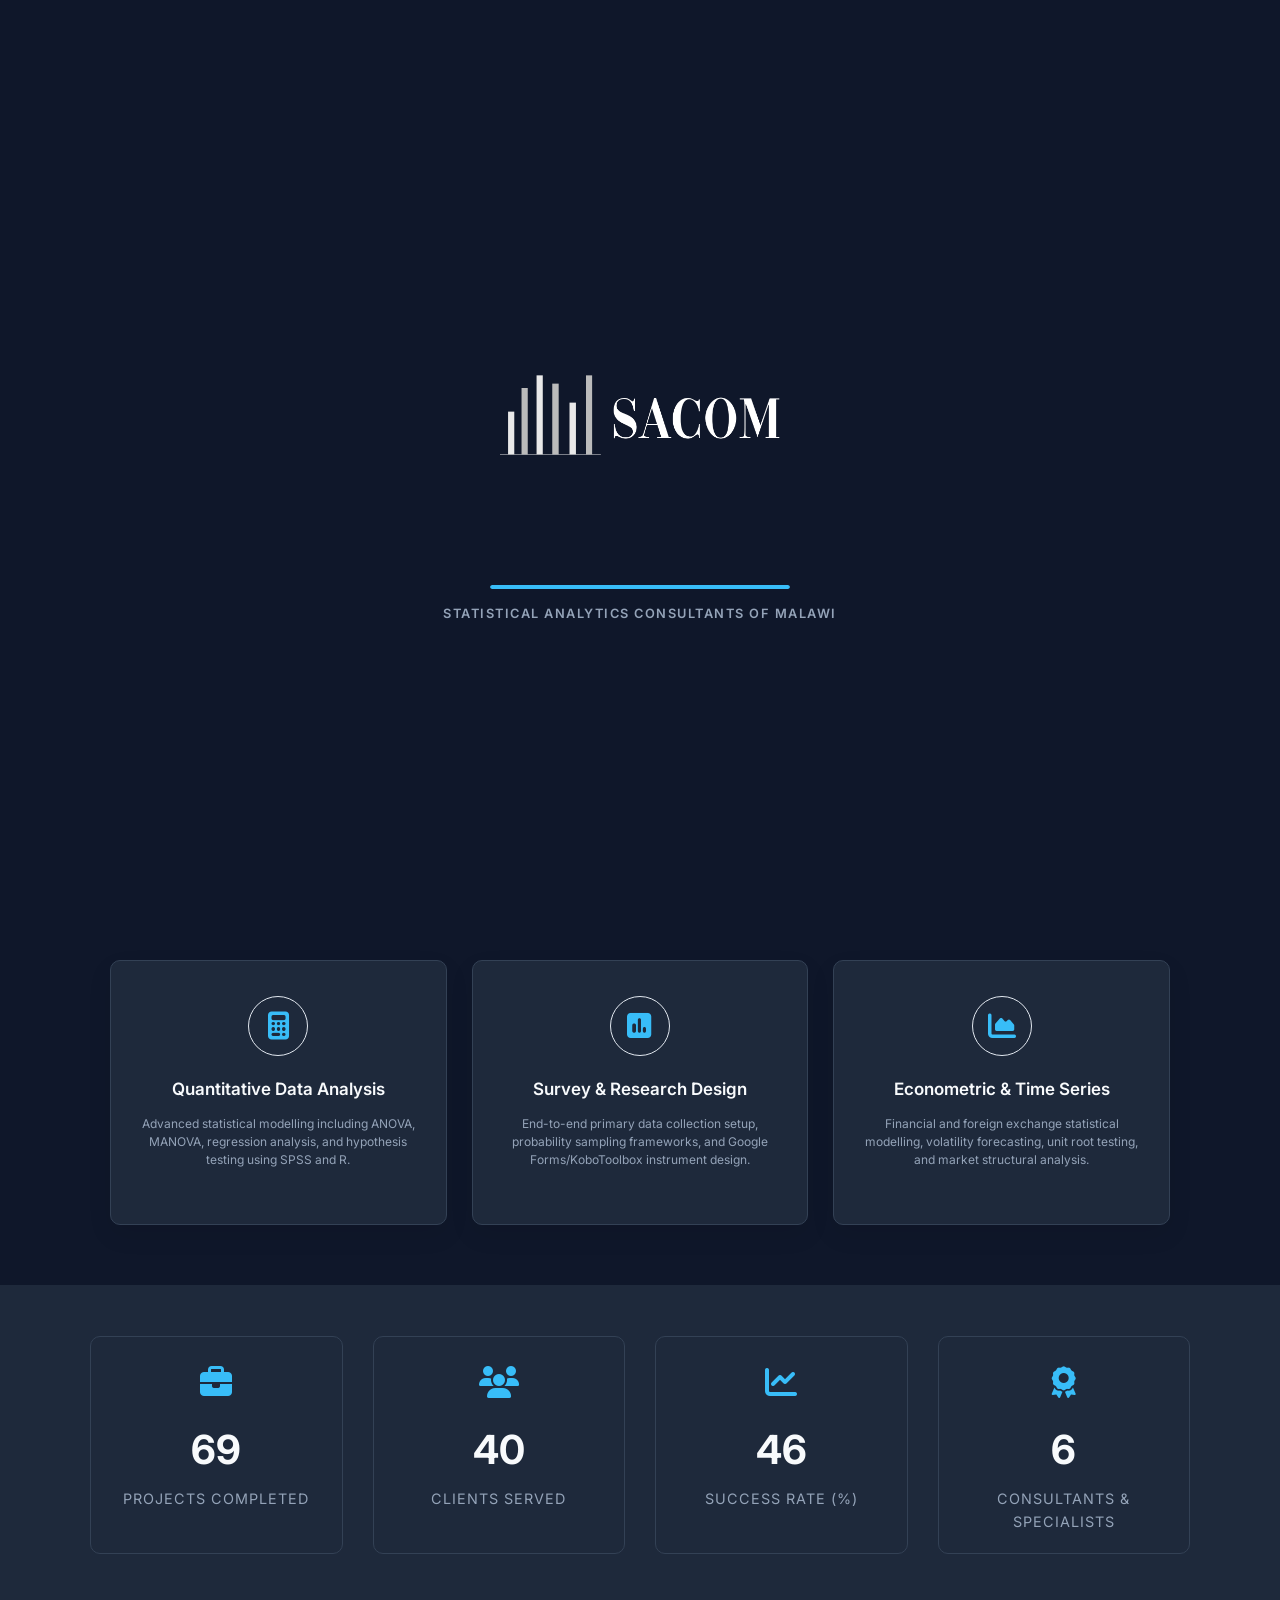
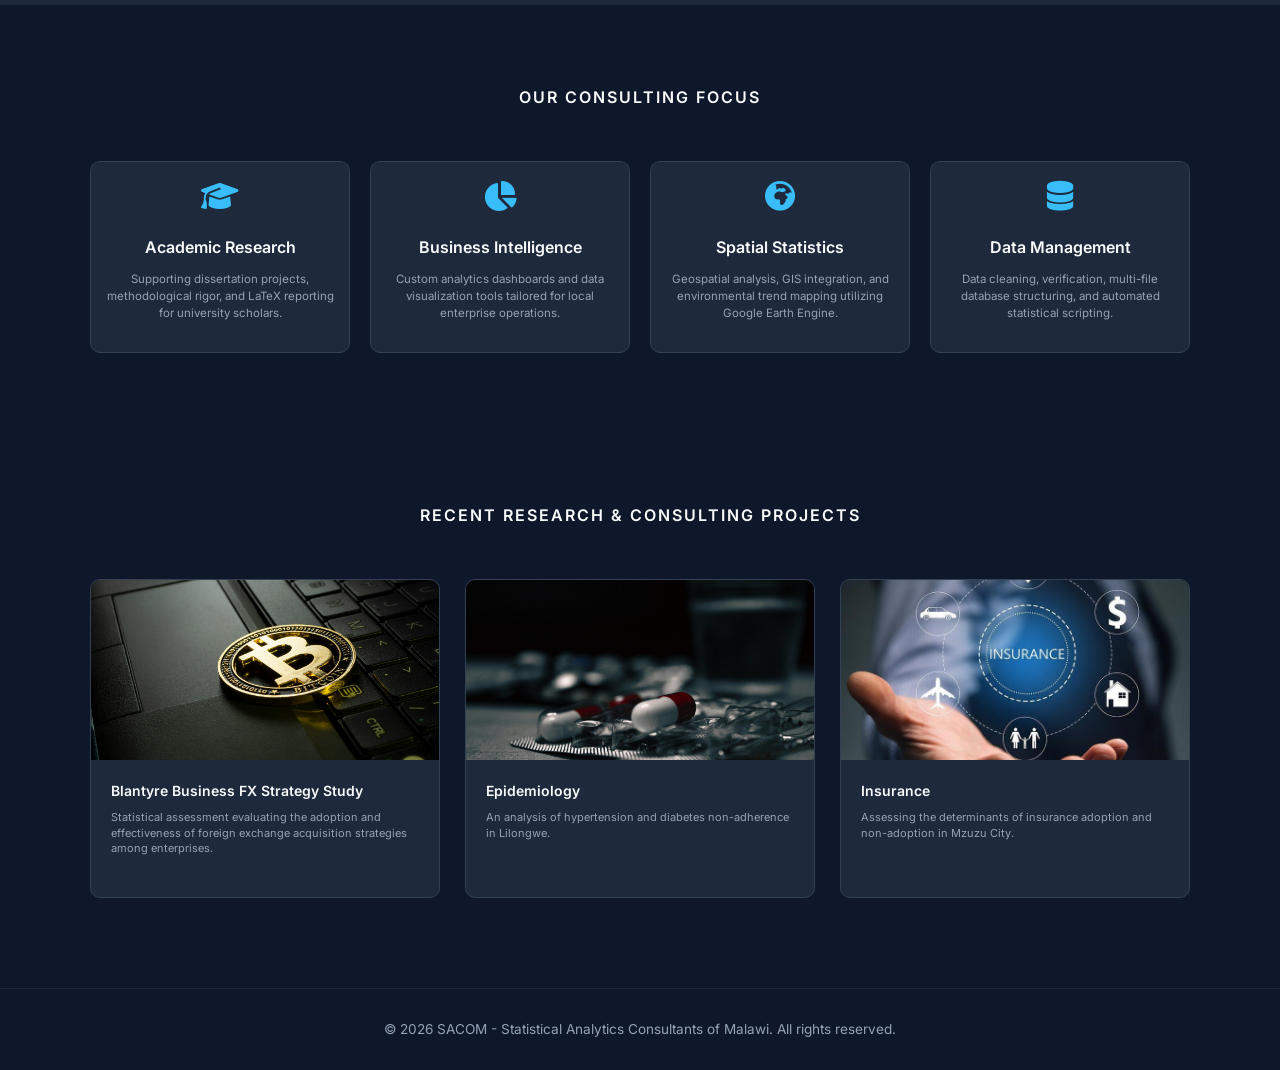
<file: index.html>
<!DOCTYPE html>
<html lang="en" data-theme="dark">
<head>
    <meta charset="UTF-8">
    <meta name="viewport" content="width=device-width, initial-scale=1.0">
    <title>SACOM - Statistical Analytics Consultants of Malawi</title>
    
    <!-- FAVICON (Browser Tab & Search Bar Icon) -->
    <link rel="icon" type="image/jpeg" sizes="32x32" href="SACOM2.jpeg">
    
    <!-- Google Fonts -->
    <link href="https://fonts.googleapis.com/css2?family=Inter:wght@300;400;500;600;700&display=swap" rel="stylesheet">
    <!-- Font Awesome Icons -->
    <link rel="stylesheet" href="https://cdnjs.cloudflare.com/ajax/libs/font-awesome/6.4.0/css/all.min.css">
    <!-- External CSS -->
    <link rel="stylesheet" href="style.css">

    <style>
        /* MAIN CONTENT THEME VARIABLES (Excludes Fixed Navbar, Preloader & Footer) */
        :root {
            --bg-main: #f8fafc;
            --bg-card: #ffffff;
            --bg-hero: #f1f5f9;
            --bg-stat: #f1f5f9;
            --text-primary: #0f172a;
            --text-secondary: #475569;
            --border-color: #e2e8f0;
            --accent-color: #0284c7;
        }

        [data-theme="dark"] {
            --bg-main: #0f172a;
            --bg-card: #1e293b;
            --bg-hero: #0f172a;
            --bg-stat: #1e293b;
            --text-primary: #f8fafc;
            --text-secondary: #94a3b8;
            --border-color: #334155;
            --accent-color: #38bdf8;
        }

        /* Prevent horizontal scrolling & apply dynamic base theme */
        html, body {
            overflow-x: hidden;
            width: 100%;
            margin: 0;
            padding: 0;
            background-color: var(--bg-main) !important;
            color: var(--text-primary) !important;
            transition: background-color 0.3s ease, color 0.3s ease;
        }

        /* PRELOADER BASE STYLES (Locked Dark Theme) */
        #preloader {
            position: fixed;
            top: 0;
            left: 0;
            width: 100vw;
            height: 100vh;
            background-color: #0f172a;
            z-index: 99999;
            display: flex;
            justify-content: center;
            align-items: center;
            padding: 20px;
            box-sizing: border-box;
        }

        .loader-content {
            display: flex;
            flex-direction: column;
            align-items: center;
            justify-content: center;
            text-align: center;
            width: 100%;
            max-width: 500px;
        }

        .loader-logo {
            max-width: 280px;
            width: 100%;
            height: auto;
            object-fit: contain;
            margin-bottom: 25px;
        }

        .progress-container {
            width: 80%;
            max-width: 300px;
            height: 4px;
            background-color: #1e293b;
            border-radius: 2px;
            overflow: hidden;
            margin-bottom: 15px;
        }

        .progress-bar {
            width: 0%;
            height: 100%;
            background-color: #38bdf8;
            animation: loadingProgress 2s ease-in-out forwards;
        }

        @keyframes loadingProgress {
            0% { width: 0%; }
            100% { width: 100%; }
        }

        .loader-text {
            color: #94a3b8;
            font-size: 0.8rem;
            letter-spacing: 1.5px;
            font-weight: 600;
            margin: 0;
            max-width: 90%;
            word-wrap: break-word;
        }

        /* THEME TOGGLE BUTTON STYLES */
        .theme-toggle-btn {
            background: transparent;
            border: 1px solid #334155;
            color: #ffffff;
            padding: 8px 14px;
            border-radius: 20px;
            cursor: pointer;
            font-size: 1rem;
            transition: all 0.3s ease;
            display: flex;
            align-items: center;
            justify-content: center;
            margin-left: 10px;
        }

        .theme-toggle-btn:hover {
            border-color: #38bdf8;
            color: #38bdf8;
        }

        /* HERO & SECTION THEME DYNAMICS */
        .hero-section {
            background-color: var(--bg-hero) !important;
            min-height: 100vh !important;
            display: flex !important;
            flex-direction: column !important;
            justify-content: center !important;
            align-items: flex-start !important; /* Left-align container content */
            padding-top: 80px !important; /* Offset for navbar */
            padding-bottom: 0 !important;
            padding-left: 8% !important; /* Left padding for edge offset */
            padding-right: 8% !important;
            box-sizing: border-box !important;
            transition: background-color 0.3s ease;
        }

        .hero-content {
            text-align: left !important;
            max-width: 650px;
        }

        /* Locked Hero Title & Subtitle for High Contrast */
        .hero-title {
            color: #ffffff !important;
        }

        .hero-subtitle {
            color: #e2e8f0 !important;
        }

        /* SECTION BACKGROUNDS AND HEADINGS DYNAMIC FIX */
        .top-cards-container {
            background-color: var(--bg-main) !important;
            margin-top: 0 !important;
            margin-bottom: 0 !important;
            padding: 60px 20px !important;
            position: relative;
            z-index: 2;
            transition: background-color 0.3s ease, color 0.3s ease;
        }

        .focus-section, 
        .projects-section {
            background-color: var(--bg-main) !important;
            transition: background-color 0.3s ease, color 0.3s ease;
        }

        .section-title {
            color: var(--text-primary) !important;
            transition: color 0.3s ease;
        }

        /* CARD THEME STYLING */
        .top-card, .focus-item, .project-card, .stat-card {
            background-color: var(--bg-card) !important;
            border: 1px solid var(--border-color) !important;
            border-radius: 10px;
            transition: background-color 0.3s ease, border-color 0.3s ease;
        }

        .top-card h3, .focus-item h4, .project-body h4, .stat-card h3 {
            color: var(--text-primary) !important;
        }

        .top-card p, .focus-item p, .project-body p, .stat-card p {
            color: var(--text-secondary) !important;
        }

        .card-icon, .focus-icon, .stat-icon {
            color: var(--accent-color) !important;
        }

        .stats-section {
            background-color: var(--bg-stat) !important;
            padding: 50px 20px;
            transition: background-color 0.3s ease;
        }

        /* MOBILE RESPONSIVE STYLES (Screens <= 768px) */
        @media screen and (max-width: 768px) {
            .loader-logo {
                max-width: 200px !important;
                margin-bottom: 20px !important;
            }

            .loader-text {
                font-size: 0.7rem !important;
                letter-spacing: 1px !important;
            }

            .progress-container {
                width: 70% !important;
            }

            .navbar {
                padding: 12px 15px !important;
                flex-direction: column !important;
                align-items: center !important;
                gap: 12px !important;
                position: relative !important;
                width: 100% !important;
                box-sizing: border-box !important;
            }

            .logo-img {
                height: 100px !important;
            }

            .nav-links {
                display: flex !important;
                flex-wrap: wrap !important;
                justify-content: center !important;
                gap: 12px !important;
                padding: 0 !important;
                margin: 0 !important;
                font-size: 0.85rem !important;
            }

            .hero-section {
                padding: 40px 20px !important;
                min-height: 100vh !important;
                align-items: center !important;
            }

            .hero-content {
                padding: 20px 0 !important;
                text-align: center !important;
            }

            .hero-title {
                font-size: 1.8rem !important;
                line-height: 1.25 !important;
            }

            .hero-subtitle {
                font-size: 0.95rem !important;
                line-height: 1.5 !important;
                margin-bottom: 25px !important;
            }

            .hero-buttons {
                display: flex !important;
                flex-direction: column !important;
                gap: 12px !important;
                width: 100% !important;
            }

            .btn-primary, .btn-secondary {
                width: 100% !important;
                box-sizing: border-box !important;
                text-align: center !important;
            }

            .top-cards-container {
                display: flex !important;
                flex-direction: column !important;
                padding: 30px 15px !important;
                gap: 20px !important;
                margin-top: 0 !important;
            }

            .top-card, .focus-item, .project-card {
                width: 100% !important;
                box-sizing: border-box !important;
            }

            .focus-section, .projects-section {
                padding: 40px 15px !important;
            }

            .focus-grid, .projects-grid {
                display: flex !important;
                flex-direction: column !important;
                gap: 20px !important;
            }

            .section-title {
                font-size: 1.4rem !important;
                text-align: center !important;
            }
        }
    </style>
</head>

<body id="top">

    <!-- PRELOADER -->
    <div id="preloader">
        <div class="loader-content">
            <img src="SACOM1.png" alt="SACOM Logo" class="loader-logo">
            <div class="progress-container">
                <div class="progress-bar"></div>
            </div>
            <p class="loader-text">STATISTICAL ANALYTICS CONSULTANTS OF MALAWI</p>
        </div>
    </div>

    <!-- NAVIGATION HEADER (Locked Dark Theme) -->
    <nav class="navbar" style="position: fixed; top: 0; width: 100%; background-color: rgba(15, 23, 42, 0.95); z-index: 1000;">
        <a href="#top" class="logo">
            <img src="SACOM1.png" alt="SACOM Analytics Logo" class="logo-img">
        </a>
        <ul class="nav-links" style="display: flex; align-items: center;">
            <li><a href="#top">Home</a></li>
            <li class="dropdown">
                <a href="javascript:void(0)" class="dropdown-toggle">Services <i class="fas fa-chevron-down dropdown-arrow"></i></a>
                <ul class="dropdown-menu">
                    <li><a href="services.html">All Services</a></li>
                    <li><a href="academic.html">Academic & Research Advisory</a></li>
                    <li><a href="corporate.html">Corporate & Business Analytics</a></li>
                    <li><a href="me_analytics.html">Monitoring, Evaluation & Development Analytics</a></li>
                    <li><a href="training.html">Software Training & Professional Capacity Building</a></li>
                </ul>
            </li>
            <li><a href="executive-team.html" style="color: #ffffff; font-weight: 600; text-decoration: none;">Executive Team</a></li>
            <li><a href="https://mail.google.com/mail/?view=cm&fs=1&to=sacom.consultants.info@gmail.com&su=Inquiry%20for%20SACOM" target="_blank" class="btn-contact" style="background-color: #38bdf8; color: #0f172a; padding: 8px 18px; border-radius: 5px; font-weight: 600; text-decoration: none;">Contact Us</a></li>
            
            <!-- THEME TOGGLE BUTTON -->
            <li>
                <button id="theme-toggle" class="theme-toggle-btn" aria-label="Toggle Theme">
                    <i class="fas fa-sun" id="theme-icon"></i>
                </button>
            </li>
        </ul>
    </nav>

    <!-- HERO SECTION -->  
    <section id="home" class="hero-section">
        <div class="hero-content">
            <h1 class="hero-title" style="color: #ffffff !important;">Empowering Data-Driven Decisions</h1>
            <p class="hero-subtitle" style="color: #e2e8f0 !important;">Transforming raw data into actionable statistical insights for academic, corporate, and social research across Malawi.</p>
            <div class="hero-buttons">
                <a href="about.html" class="btn-primary" style="background-color: #38bdf8; color: #0f172a; padding: 12px 24px; border-radius: 6px; font-weight: 600; text-decoration: none;">About SACOM</a>
                <a href="https://mail.google.com/mail/?view=cm&fs=1&to=sacom.consultants.info@gmail.com&su=Inquiry%20for%20SACOM" target="_blank" class="btn-secondary" style="border: 1px solid #ffffff; color: #ffffff !important; padding: 12px 24px; border-radius: 6px; font-weight: 600; text-decoration: none;">Get in Touch</a>
            </div>
        </div>
    </section>

    <!-- CORE SERVICES CARDS SECTION -->
    <section id="services" class="top-cards-container">
        <div class="top-card">
            <div class="card-icon"><i class="fa-solid fa-calculator"></i></div>
            <h3>Quantitative Data Analysis</h3>
            <p>Advanced statistical modelling including ANOVA, MANOVA, regression analysis, and hypothesis testing using SPSS and R.</p>
        </div>
        <div class="top-card">
            <div class="card-icon"><i class="fa-solid fa-square-poll-vertical"></i></div>
            <h3>Survey & Research Design</h3>
            <p>End-to-end primary data collection setup, probability sampling frameworks, and Google Forms/KoboToolbox instrument design.</p>
        </div>
        <div class="top-card">
            <div class="card-icon"><i class="fa-solid fa-chart-area"></i></div>
            <h3>Econometric & Time Series</h3>
            <p>Financial and foreign exchange statistical modelling, volatility forecasting, unit root testing, and market structural analysis.</p>
        </div>
    </section>

    <!-- STATS COUNTER SECTION -->
    <section class="stats-section">
        <div class="stats-container">
            <div class="stat-card">
                <div class="stat-icon"><i class="fa-solid fa-briefcase"></i></div>
                <h3 class="counter" data-target="150">0</h3>
                <p>Projects Completed</p>
            </div>
            <div class="stat-card">
                <div class="stat-icon"><i class="fa-solid fa-users"></i></div>
                <h3 class="counter" data-target="85">0</h3>
                <p>Clients Served</p>
            </div>
            <div class="stat-card">
                <div class="stat-icon"><i class="fa-solid fa-chart-line"></i></div>
                <h3 class="counter" data-target="98">0</h3>
                <p>Success Rate (%)</p>
            </div>
            <div class="stat-card">
                <div class="stat-icon"><i class="fa-solid fa-award"></i></div>
                <h3 class="counter" data-target="12">0</h3>
                <p>Consultants & Specialists</p>
            </div>
        </div>
    </section>

    <!-- CONSULTING FOCUS SECTION -->
    <section id="focus" class="focus-section">
        <h2 class="section-title">OUR CONSULTING FOCUS</h2>
        <div class="focus-grid">
            <div class="focus-item">
                <div class="focus-icon"><i class="fa-solid fa-graduation-cap"></i></div>
                <h4>Academic Research</h4>
                <p>Supporting dissertation projects, methodological rigor, and LaTeX reporting for university scholars.</p>
            </div>
            <div class="focus-item">
                <div class="focus-icon"><i class="fa-solid fa-chart-pie"></i></div>
                <h4>Business Intelligence</h4>
                <p>Custom analytics dashboards and data visualization tools tailored for local enterprise operations.</p>
            </div>
            <div class="focus-item">
                <div class="focus-icon"><i class="fa-solid fa-earth-africa"></i></div>
                <h4>Spatial Statistics</h4>
                <p>Geospatial analysis, GIS integration, and environmental trend mapping utilizing Google Earth Engine.</p>
            </div>
            <div class="focus-item">
                <div class="focus-icon"><i class="fa-solid fa-database"></i></div>
                <h4>Data Management</h4>
                <p>Data cleaning, verification, multi-file database structuring, and automated statistical scripting.</p>
            </div>
        </div>
    </section>

    <!-- RECENT PROJECTS SECTION -->
    <section id="projects" class="projects-section">
        <h2 class="section-title">RECENT RESEARCH & CONSULTING PROJECTS</h2>
        <div class="projects-grid">
            <div class="project-card">
                <img class="project-img" src="fx1.jpg" alt="Foreign Exchange Market Study">
                <div class="project-body">
                    <h4>Blantyre Business FX Strategy Study</h4>
                    <p>Statistical assessment evaluating the adoption and effectiveness of foreign exchange acquisition strategies among enterprises.</p>
                </div>
            </div>
            <div class="project-card">
                <img class="project-img" src="epd.jpg" alt="Epidemiological Research">
                <div class="project-body">
                    <h4>Epidemiology</h4>
                    <p>An analysis of hypertension and diabetes non-adherence in Lilongwe.</p>
                </div>
            </div>
            <div class="project-card">
                <img class="project-img" src="ins.jpeg" alt="Financial Market Analytics">
                <div class="project-body">
                    <h4>Insurance</h4>
                    <p>Assessing the determinants of insurance adoption and non-adoption in Mzuzu City.</p>
                </div>
            </div>
        </div>
    </section>

    <!-- FOOTER SECTION (Locked Dark Theme) -->
    <footer style="background-color: #0f172a; border-top: 1px solid #1e293b; padding: 30px 20px; text-align: center;">
        <p style="color: #94a3b8; font-size: 0.85rem; margin: 0;">
            &copy; <span id="current-year">2026</span> SACOM - Statistical Analytics Consultants of Malawi. All rights reserved.
        </p>
    </footer>

   <!-- FLOATING BACK-TO-TOP BUTTON -->
    <a href="#top" id="backToTop" class="back-to-top" aria-label="Back to Top">
        <i class="fas fa-arrow-up"></i>
    </a>

    <!-- External JavaScript -->
    <script src="script.js"></script>
</body>
</html>
</file>
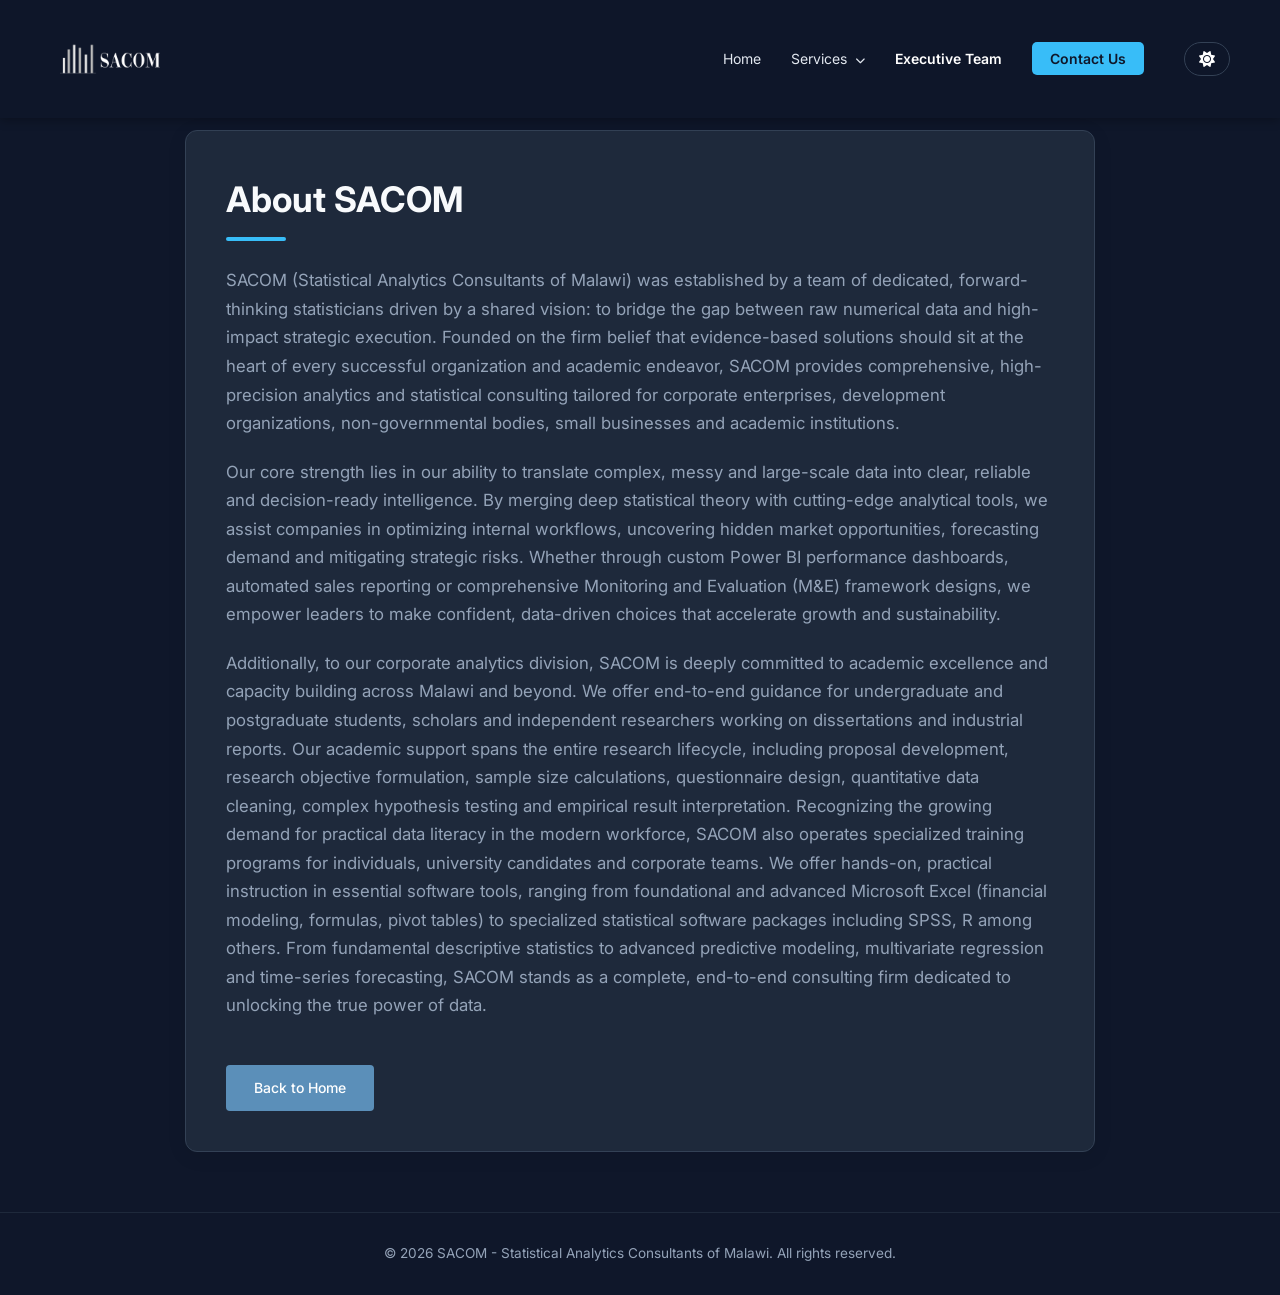
<file: about.html>
<!DOCTYPE html>
<html lang="en" data-theme="dark">
<head>
    <meta charset="UTF-8">
    <meta name="viewport" content="width=device-width, initial-scale=1.0">
    <title>About Us - SACOM Analytics</title>
    <!-- Google Fonts -->
    <link href="https://fonts.googleapis.com/css2?family=Inter:wght@300;400;500;600;700&display=swap" rel="stylesheet">
    <!-- Font Awesome Icons -->
    <link rel="stylesheet" href="https://cdnjs.cloudflare.com/ajax/libs/font-awesome/6.4.0/css/all.min.css">
    <!-- External CSS -->
    <link rel="stylesheet" href="style.css">
    <style>
        /* MAIN CONTENT THEME VARIABLES (Excludes Navbar) */
        :root {
            --bg-main: #f8fafc;
            --bg-card: #ffffff;
            --text-primary: #0f172a;
            --text-secondary: #475569;
            --border-color: #e2e8f0;
            --accent-color: #0284c7;
        }

        [data-theme="dark"] {
            --bg-main: #0f172a;
            --bg-card: #1e293b;
            --text-primary: #f8fafc;
            --text-secondary: #94a3b8;
            --border-color: #334155;
            --accent-color: #38bdf8;
        }

        /* Prevent horizontal scroll & apply dynamic theme to body/main page */
        html, body {
            overflow-x: hidden;
            width: 100%;
            margin: 0;
            padding: 0;
            background-color: var(--bg-main) !important;
            color: var(--text-primary) !important;
            transition: background-color 0.3s ease, color 0.3s ease;
        }

        /* Desktop layout offset for fixed navbar */
        .about-container {
            padding-top: 130px; /* Offset fixed header on desktop */
            padding-bottom: 60px;
            max-width: 950px;
            margin: 0 auto;
            padding-left: 20px;
            padding-right: 20px;
            box-sizing: border-box;
        }

        .about-content-card {
            background-color: var(--bg-card);
            border: 1px solid var(--border-color);
            border-radius: 12px;
            padding: 40px;
            box-shadow: 0 4px 20px rgba(0, 0, 0, 0.08);
            transition: background-color 0.3s ease, border-color 0.3s ease;
        }

        .about-title {
            color: var(--text-primary);
            font-size: 2.2rem;
            margin-top: 0;
            margin-bottom: 10px;
        }

        .title-underline {
            width: 60px;
            height: 4px;
            background-color: var(--accent-color);
            margin-bottom: 25px;
            border-radius: 2px;
        }

        .about-text {
            color: var(--text-secondary);
            font-size: 1.05rem;
            line-height: 1.7;
            margin-bottom: 20px;
        }

        /* Base Executive & Layout Styles */
        .exec-section {
            max-width: 950px;
            margin: 0 auto 80px auto;
            padding: 0 20px;
            display: flex;
            flex-direction: column;
            gap: 30px;
        }

        .exec-card {
            background-color: var(--bg-card);
            border-radius: 12px;
            border: 1px solid var(--border-color);
            padding: 35px;
            display: flex;
            gap: 35px;
            align-items: flex-start;
        }

        .exec-avatar-wrapper {
            flex-shrink: 0;
        }

        .exec-avatar {
            width: 150px;
            height: 150px;
            border-radius: 50%;
            overflow: hidden;
            border: 4px solid var(--accent-color);
            background-color: var(--bg-main);
        }

        .exec-avatar img {
            width: 100%;
            height: 100%;
            object-fit: cover;
        }

        .exec-content {
            flex-grow: 1;
        }

        /* THEME TOGGLE BUTTON STYLES */
        .theme-toggle-btn {
            background: transparent;
            border: 1px solid #334155;
            color: #ffffff;
            padding: 8px 14px;
            border-radius: 20px;
            cursor: pointer;
            font-size: 1rem;
            transition: all 0.3s ease;
            display: flex;
            align-items: center;
            justify-content: center;
            margin-left: 10px;
        }

        .theme-toggle-btn:hover {
            border-color: #38bdf8;
            color: #38bdf8;
        }

        /* MOBILE RESPONSIVE RULES (Screens <= 768px) */
        @media screen and (max-width: 768px) {
            .navbar {
                padding: 10px 15px !important;
                flex-direction: column !important;
                gap: 12px !important;
                position: relative !important;
            }

            .nav-links {
                flex-wrap: wrap !important;
                justify-content: center !important;
                gap: 12px !important;
                font-size: 0.85rem !important;
            }

            .about-container {
                padding-top: 30px !important;
                padding-left: 15px !important;
                padding-right: 15px !important;
            }

            .about-content-card {
                padding: 25px !important;
            }

            .exec-section {
                padding: 0 15px !important;
                margin-bottom: 40px !important;
            }

            .exec-card {
                flex-direction: column !important;
                align-items: center !important;
                text-align: center !important;
                padding: 20px !important;
                gap: 20px !important;
            }

            .exec-avatar {
                width: 130px !important;
                height: 130px !important;
            }

            .exec-content ul {
                text-align: left !important;
                padding-left: 20px !important;
            }
        }
    </style>
</head>
<body id="top">

    <!-- NAVIGATION HEADER -->
    <nav class="navbar" style="position: fixed; top: 0; width: 100%; background-color: rgba(15, 23, 42, 0.95); z-index: 1000;">
        <a href="index.html" class="logo">
            <img src="SACOM1.png" alt="SACOM Analytics Logo" class="logo-img">
        </a>
        <ul class="nav-links" style="display: flex; align-items: center;">
            <li><a href="index.html">Home</a></li>
            <li class="dropdown">
                <a href="javascript:void(0)" class="dropdown-toggle">Services <i class="fas fa-chevron-down dropdown-arrow"></i></a>
                <ul class="dropdown-menu">
                    <li><a href="services.html">All Services</a></li>
                    <li><a href="academic.html">Academic & Research Advisory</a></li>
                    <li><a href="corporate.html">Corporate & Business Analytics</a></li>
                    <li><a href="me_analytics.html">Monitoring, Evaluation & Development Analytics</a></li>
                    <li><a href="training.html">Software Training & Professional Capacity Building</a></li>
                </ul>
            </li>
            <li><a href="executive-team.html" style="color: #ffffff; font-weight: 600; text-decoration: none;">Executive Team</a></li>
            <li><a href="https://mail.google.com/mail/?view=cm&fs=1&to=sacom.consultants@gmail.com&su=Inquiry%20for%20SACOM" target="_blank" class="btn-contact" style="background-color: #38bdf8; color: #0f172a; padding: 8px 18px; border-radius: 5px; font-weight: 600; text-decoration: none;">Contact Us</a></li>
            
            <!-- THEME TOGGLE BUTTON -->
            <li>
                <button id="theme-toggle" class="theme-toggle-btn" aria-label="Toggle Theme">
                    <i class="fas fa-sun" id="theme-icon"></i>
                </button>
            </li>
        </ul>
    </nav>

    <!-- MAIN ABOUT CONTENT SECTION -->
    <main class="about-container">
        <div class="about-content-card">
            <h1 class="about-title">About SACOM</h1>
            <div class="title-underline"></div>
            
            <p class="about-text">
               SACOM (Statistical Analytics Consultants of Malawi) was established by a team of dedicated, forward-thinking statisticians driven by a shared vision: to bridge the gap between raw numerical data and high-impact strategic execution. Founded on the firm belief that evidence-based solutions should sit at the heart of every successful organization and academic endeavor, SACOM provides comprehensive, high-precision analytics and statistical consulting tailored for corporate enterprises, development organizations, non-governmental bodies, small businesses and academic institutions.
             </p>
            
            <p class="about-text">
             Our core strength lies in our ability to translate complex, messy and large-scale data into clear, reliable and decision-ready intelligence. By merging deep statistical theory with cutting-edge analytical tools, we assist companies in optimizing internal workflows, uncovering hidden market opportunities, forecasting demand and mitigating strategic risks. Whether through custom Power BI performance dashboards, automated sales reporting or comprehensive Monitoring and Evaluation (M&E) framework designs, we empower leaders to make confident, data-driven choices that accelerate growth and sustainability.
             </p>

             <p class="about-text">Additionally, to our corporate analytics division, SACOM is deeply committed to academic excellence and capacity building across Malawi and beyond. We offer end-to-end guidance for undergraduate and postgraduate students, scholars and independent researchers working on dissertations and industrial reports. Our academic support spans the entire research lifecycle, including proposal development, research objective formulation, sample size calculations, questionnaire design, quantitative data cleaning, complex hypothesis testing and empirical result interpretation.
                Recognizing the growing demand for practical data literacy in the modern workforce, SACOM also operates specialized training programs for individuals, university candidates and corporate teams. We offer hands-on, practical instruction in essential software tools, ranging from foundational and advanced Microsoft Excel (financial modeling, formulas, pivot tables) to specialized statistical software packages including SPSS, R among others. From fundamental descriptive statistics to advanced predictive modeling, multivariate regression and time-series forecasting, SACOM stands as a complete, end-to-end consulting firm dedicated to unlocking the true power of data. 
            </p>
            <a href="index.html" class="btn-primary" style="display: inline-block; margin-top: 25px;">Back to Home</a>
        </div>
    </main>

    <!-- FOOTER SECTION -->
    <footer style="background-color: #0f172a; border-top: 1px solid #1e293b; padding: 30px 20px; text-align: center; position: relative;">
        <p style="color: #94a3b8; font-size: 0.85rem; margin: 0;">
            &copy; <span id="current-year">2026</span> SACOM - Statistical Analytics Consultants of Malawi. All rights reserved.
        </p>
    </footer>

    <!-- FLOATING BACK-TO-TOP BUTTON -->
    <a href="#top" id="backToTop" class="back-to-top" aria-label="Back to Top">
        <i class="fas fa-arrow-up"></i>
    </a>

    <!-- External JavaScript -->
    <script src="script.js"></script>
</body>
</html>
</file>
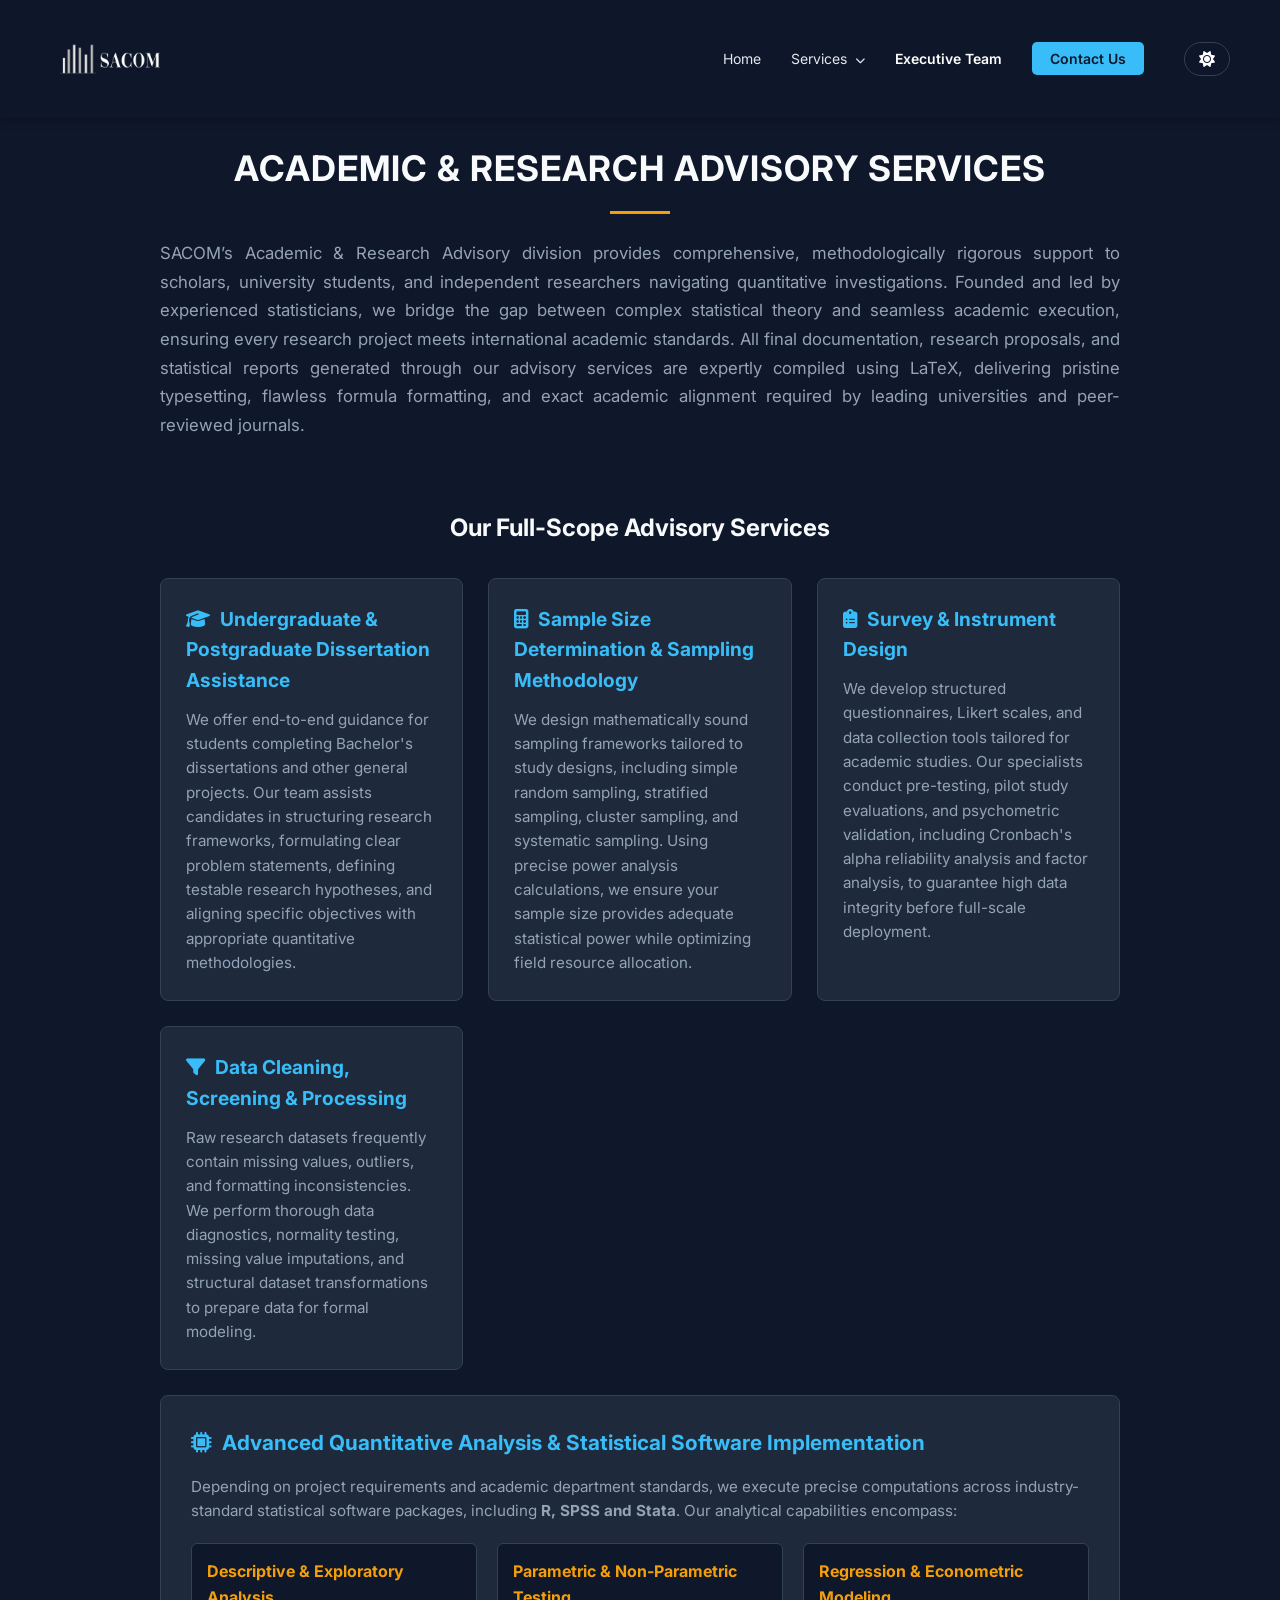
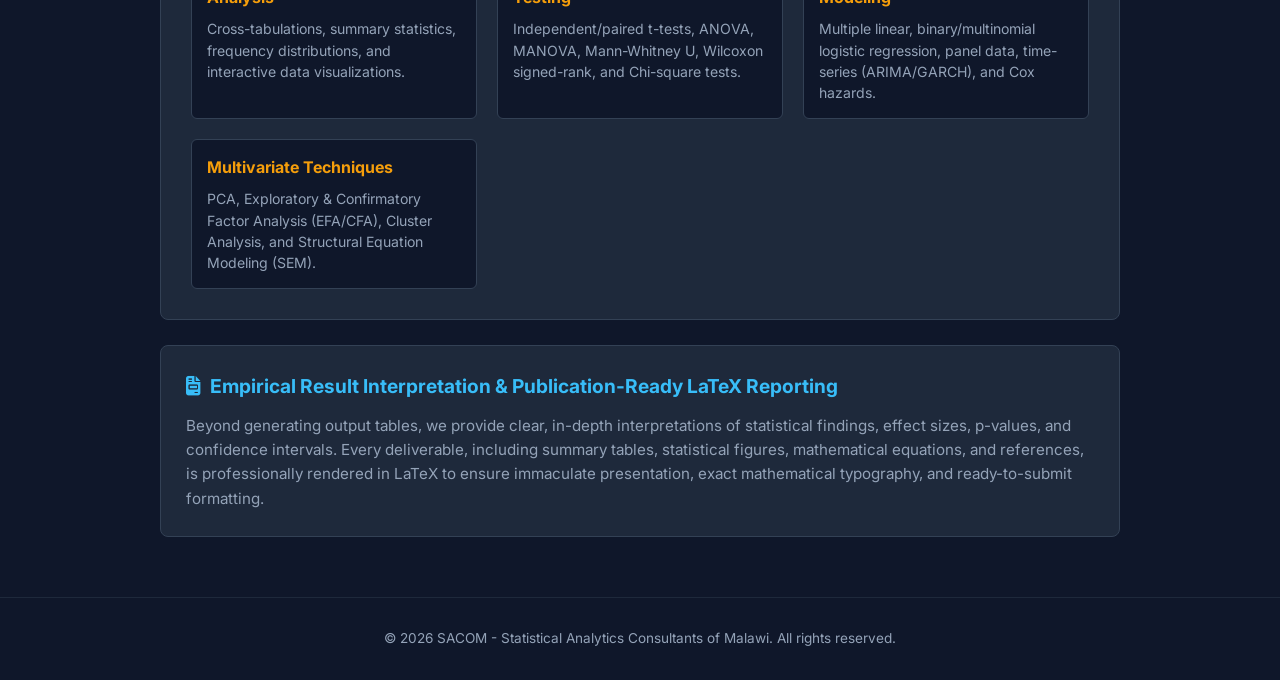
<file: academic.html>
<!DOCTYPE html>
<html lang="en" data-theme="dark">
<head>
    <meta charset="UTF-8">
    <meta name="viewport" content="width=device-width, initial-scale=1.0">
    <title>Academic & Research Advisory - SACOM Analytics</title>
    <!-- Google Fonts -->
    <link href="https://fonts.googleapis.com/css2?family=Inter:wght@300;400;500;600;700&display=swap" rel="stylesheet">
    <!-- Font Awesome Icons -->
    <link rel="stylesheet" href="https://cdnjs.cloudflare.com/ajax/libs/font-awesome/6.4.0/css/all.min.css">
    <!-- External CSS -->
    <link rel="stylesheet" href="style.css">

    <style>
        /* MAIN CONTENT THEME VARIABLES (Excludes Navbar) */
        :root {
            --bg-main: #f8fafc;
            --bg-card: #ffffff;
            --bg-inner-card: #f1f5f9;
            --text-primary: #0f172a;
            --text-secondary: #475569;
            --border-color: #e2e8f0;
            --accent-color: #0284c7;
        }

        [data-theme="dark"] {
            --bg-main: #0f172a;
            --bg-card: #1e293b;
            --bg-inner-card: #0f172a;
            --text-primary: #f8fafc;
            --text-secondary: #94a3b8;
            --border-color: #334155;
            --accent-color: #38bdf8;
        }

        /* Prevent horizontal scroll & apply dynamic theme to main body canvas */
        html, body {
            overflow-x: hidden;
            width: 100%;
            margin: 0;
            padding: 0;
            background-color: var(--bg-main) !important;
            color: var(--text-primary) !important;
            transition: background-color 0.3s ease, color 0.3s ease;
        }

        .services-container {
            max-width: 1000px;
            margin: 0 auto 60px auto;
            padding: 0 20px;
            box-sizing: border-box;
        }

        .services-grid {
            display: grid;
            grid-template-columns: repeat(auto-fit, minmax(300px, 1fr));
            gap: 25px;
            width: 100%;
            box-sizing: border-box;
        }

        .service-card {
            background-color: var(--bg-card);
            padding: 25px;
            border-radius: 8px;
            border: 1px solid var(--border-color);
            box-sizing: border-box;
            transition: background-color 0.3s ease, border-color 0.3s ease;
        }

        .service-card h3 {
            color: var(--accent-color) !important;
        }

        .service-card p {
            color: var(--text-secondary) !important;
        }

        .inner-analytic-card {
            background-color: var(--bg-inner-card);
            padding: 15px;
            border-radius: 6px;
            border: 1px solid var(--border-color);
            transition: background-color 0.3s ease, border-color 0.3s ease;
        }

        .inner-analytic-card p {
            color: var(--text-secondary) !important;
        }

        /* THEME TOGGLE BUTTON STYLES (Styled to match original dark navbar) */
        .theme-toggle-btn {
            background: transparent;
            border: 1px solid #334155;
            color: #ffffff;
            padding: 8px 14px;
            border-radius: 20px;
            cursor: pointer;
            font-size: 1rem;
            transition: all 0.3s ease;
            display: flex;
            align-items: center;
            justify-content: center;
            margin-left: 10px;
        }

        .theme-toggle-btn:hover {
            border-color: #38bdf8;
            color: #38bdf8;
        }

        /* MOBILE RESPONSIVE RULES (Screens <= 768px) */
        @media screen and (max-width: 768px) {
            .navbar {
                padding: 10px 15px !important;
                flex-direction: column !important;
                gap: 12px !important;
                position: relative !important;
            }

            .nav-links {
                flex-wrap: wrap !important;
                justify-content: center !important;
                gap: 12px !important;
                font-size: 0.85rem !important;
            }

            .services-hero {
                padding-top: 40px !important;
                padding-left: 15px !important;
                padding-right: 15px !important;
            }

            .services-hero h1 {
                font-size: 1.6rem !important;
            }

            .services-container {
                padding: 0 15px !important;
            }

            .services-grid {
                grid-template-columns: 1fr !important; /* Force single column on mobile */
                gap: 20px !important;
            }

            .service-card {
                padding: 20px !important;
                width: 100% !important;
            }

            .service-card p {
                font-size: 0.9rem !important;
                line-height: 1.5 !important;
            }
        }
    </style>
</head>
<body>

    <!-- NAVIGATION HEADER (Locked to original dark background & white text) -->
    <nav class="navbar" style="position: fixed; top: 0; width: 100%; background-color: rgba(15, 23, 42, 0.95); z-index: 1000;">
        <a href="index.html" class="logo">
            <img src="SACOM1.png" alt="SACOM Analytics Logo" class="logo-img">
        </a>
        <ul class="nav-links" style="display: flex; align-items: center;">
            <li><a href="index.html">Home</a></li>
            <li class="dropdown">
                <a href="javascript:void(0)" class="dropdown-toggle">Services <i class="fas fa-chevron-down dropdown-arrow"></i></a>
                <ul class="dropdown-menu">
                    <li><a href="services.html">All Services</a></li>
                    <li><a href="academic.html">Academic & Research Advisory</a></li>
                    <li><a href="corporate.html">Corporate & Business Analytics</a></li>
                    <li><a href="me_analytics.html">Monitoring, Evaluation & Development Analytics</a></li>
                    <li><a href="training.html">Software Training & Professional Capacity Building</a></li>
                </ul>
            </li>
            <li><a href="executive-team.html" style="color: #ffffff; font-weight: 600; text-decoration: none;">Executive Team</a></li>
            <li><a href="https://mail.google.com/mail/?view=cm&fs=1&to=sacom.consultants@gmail.com&su=Inquiry%20for%20SACOM" target="_blank" class="btn-contact" style="background-color: #38bdf8; color: #0f172a; padding: 8px 18px; border-radius: 5px; font-weight: 600; text-decoration: none;">Contact Us</a></li>
            
            <!-- THEME TOGGLE BUTTON -->
            <li>
                <button id="theme-toggle" class="theme-toggle-btn" aria-label="Toggle Theme">
                    <i class="fas fa-sun" id="theme-icon"></i>
                </button>
            </li>
        </ul>
    </nav>

    <!-- PAGE HERO SECTION -->
    <section class="services-hero" style="padding-top: 140px; text-align: center; max-width: 1000px; margin: 0 auto; padding-left: 20px; padding-right: 20px;">
        <h1 style="color: var(--text-primary); font-size: 2.2rem; font-weight: 700; margin-bottom: 15px;">Academic & Research Advisory Services</h1>
        <div style="width: 60px; height: 3px; background-color: #f59e0b; margin: 0 auto 25px auto;"></div>
        <p style="color: var(--text-secondary); font-size: 1.05rem; line-height: 1.7; text-align: justify; margin-bottom: 30px;">
            SACOM’s Academic & Research Advisory division provides comprehensive, methodologically rigorous support to scholars, university students, and independent researchers navigating quantitative investigations. Founded and led by experienced statisticians, we bridge the gap between complex statistical theory and seamless academic execution, ensuring every research project meets international academic standards. All final documentation, research proposals, and statistical reports generated through our advisory services are expertly compiled using LaTeX, delivering pristine typesetting, flawless formula formatting, and exact academic alignment required by leading universities and peer-reviewed journals.
        </p>
    </section>

    <!-- DETAILED SERVICES LIST SECTION -->
    <section class="services-container">
        <h2 style="color: var(--text-primary); font-size: 1.5rem; margin-bottom: 30px; text-align: center;">Our Full-Scope Advisory Services</h2>
        
        <div class="services-grid">
            
            <!-- Service 1 -->
            <div class="service-card">
                <h3 style="font-size: 1.2rem; margin-bottom: 12px;"><i class="fas fa-graduation-cap" style="margin-right: 10px;"></i>Undergraduate & Postgraduate Dissertation Assistance</h3>
                <p style="font-size: 0.95rem; line-height: 1.6;">
                    We offer end-to-end guidance for students completing Bachelor's dissertations and other general projects. Our team assists candidates in structuring research frameworks, formulating clear problem statements, defining testable research hypotheses, and aligning specific objectives with appropriate quantitative methodologies.
                </p>
            </div>

            <!-- Service 2 -->
            <div class="service-card">
                <h3 style="font-size: 1.2rem; margin-bottom: 12px;"><i class="fas fa-calculator" style="margin-right: 10px;"></i>Sample Size Determination & Sampling Methodology</h3>
                <p style="font-size: 0.95rem; line-height: 1.6;">
                    We design mathematically sound sampling frameworks tailored to study designs, including simple random sampling, stratified sampling, cluster sampling, and systematic sampling. Using precise power analysis calculations, we ensure your sample size provides adequate statistical power while optimizing field resource allocation.
                </p>
            </div>

            <!-- Service 3 -->
            <div class="service-card">
                <h3 style="font-size: 1.2rem; margin-bottom: 12px;"><i class="fas fa-clipboard-list" style="margin-right: 10px;"></i>Survey & Instrument Design</h3>
                <p style="font-size: 0.95rem; line-height: 1.6;">
                    We develop structured questionnaires, Likert scales, and data collection tools tailored for academic studies. Our specialists conduct pre-testing, pilot study evaluations, and psychometric validation, including Cronbach's alpha reliability analysis and factor analysis, to guarantee high data integrity before full-scale deployment.
                </p>
            </div>

            <!-- Service 4 -->
            <div class="service-card">
                <h3 style="font-size: 1.2rem; margin-bottom: 12px;"><i class="fas fa-filter" style="margin-right: 10px;"></i>Data Cleaning, Screening & Processing</h3>
                <p style="font-size: 0.95rem; line-height: 1.6;">
                    Raw research datasets frequently contain missing values, outliers, and formatting inconsistencies. We perform thorough data diagnostics, normality testing, missing value imputations, and structural dataset transformations to prepare data for formal modeling.
                </p>
            </div>

        </div>

        <!-- Service 5: Advanced Quantitative Analysis (Full Width) -->
        <div class="service-card" style="margin-top: 25px; padding: 30px;">
            <h3 style="font-size: 1.3rem; margin-bottom: 15px;"><i class="fas fa-microchip" style="margin-right: 10px;"></i>Advanced Quantitative Analysis & Statistical Software Implementation</h3>
            <p style="font-size: 0.95rem; line-height: 1.6; margin-bottom: 20px;">
                Depending on project requirements and academic department standards, we execute precise computations across industry-standard statistical software packages, including <strong>R, SPSS and Stata</strong>. Our analytical capabilities encompass:
            </p>
            
            <div style="display: grid; grid-template-columns: repeat(auto-fit, minmax(240px, 1fr)); gap: 20px;">
                <div class="inner-analytic-card">
                    <h4 style="color: #f59e0b; margin-bottom: 8px;">Descriptive & Exploratory Analysis</h4>
                    <p style="font-size: 0.88rem; line-height: 1.5;">Cross-tabulations, summary statistics, frequency distributions, and interactive data visualizations.</p>
                </div>
                <div class="inner-analytic-card">
                    <h4 style="color: #f59e0b; margin-bottom: 8px;">Parametric & Non-Parametric Testing</h4>
                    <p style="font-size: 0.88rem; line-height: 1.5;">Independent/paired t-tests, ANOVA, MANOVA, Mann-Whitney U, Wilcoxon signed-rank, and Chi-square tests.</p>
                </div>
                <div class="inner-analytic-card">
                    <h4 style="color: #f59e0b; margin-bottom: 8px;">Regression & Econometric Modeling</h4>
                    <p style="font-size: 0.88rem; line-height: 1.5;">Multiple linear, binary/multinomial logistic regression, panel data, time-series (ARIMA/GARCH), and Cox hazards.</p>
                </div>
                <div class="inner-analytic-card">
                    <h4 style="color: #f59e0b; margin-bottom: 8px;">Multivariate Techniques</h4>
                    <p style="font-size: 0.88rem; line-height: 1.5;">PCA, Exploratory & Confirmatory Factor Analysis (EFA/CFA), Cluster Analysis, and Structural Equation Modeling (SEM).</p>
                </div>
            </div>
        </div>

        <!-- Service 6: Empirical Result Interpretation -->
        <div class="service-card" style="margin-top: 25px;">
            <h3 style="font-size: 1.2rem; margin-bottom: 12px;"><i class="fas fa-file-invoice" style="margin-right: 10px;"></i>Empirical Result Interpretation & Publication-Ready LaTeX Reporting</h3>
            <p style="font-size: 0.95rem; line-height: 1.6;">
                Beyond generating output tables, we provide clear, in-depth interpretations of statistical findings, effect sizes, p-values, and confidence intervals. Every deliverable, including summary tables, statistical figures, mathematical equations, and references, is professionally rendered in LaTeX to ensure immaculate presentation, exact mathematical typography, and ready-to-submit formatting.
            </p>
        </div>

    </section>

    <!-- FOOTER SECTION (Locked to original dark background) -->
    <footer style="background-color: #0f172a; border-top: 1px solid #1e293b; padding: 30px 20px; text-align: center;">
        <p style="color: #94a3b8; font-size: 0.85rem; margin: 0;">
            &copy; <span id="current-year">2026</span> SACOM - Statistical Analytics Consultants of Malawi. All rights reserved.
        </p>
    </footer>

    <!-- FLOATING BACK-TO-TOP BUTTON -->
    <a href="#top" id="backToTop" class="back-to-top" aria-label="Back to Top">
        <i class="fas fa-arrow-up"></i>
    </a>

    <!-- External JavaScript -->
    <script src="script.js"></script>
</body>
</html>
</file>
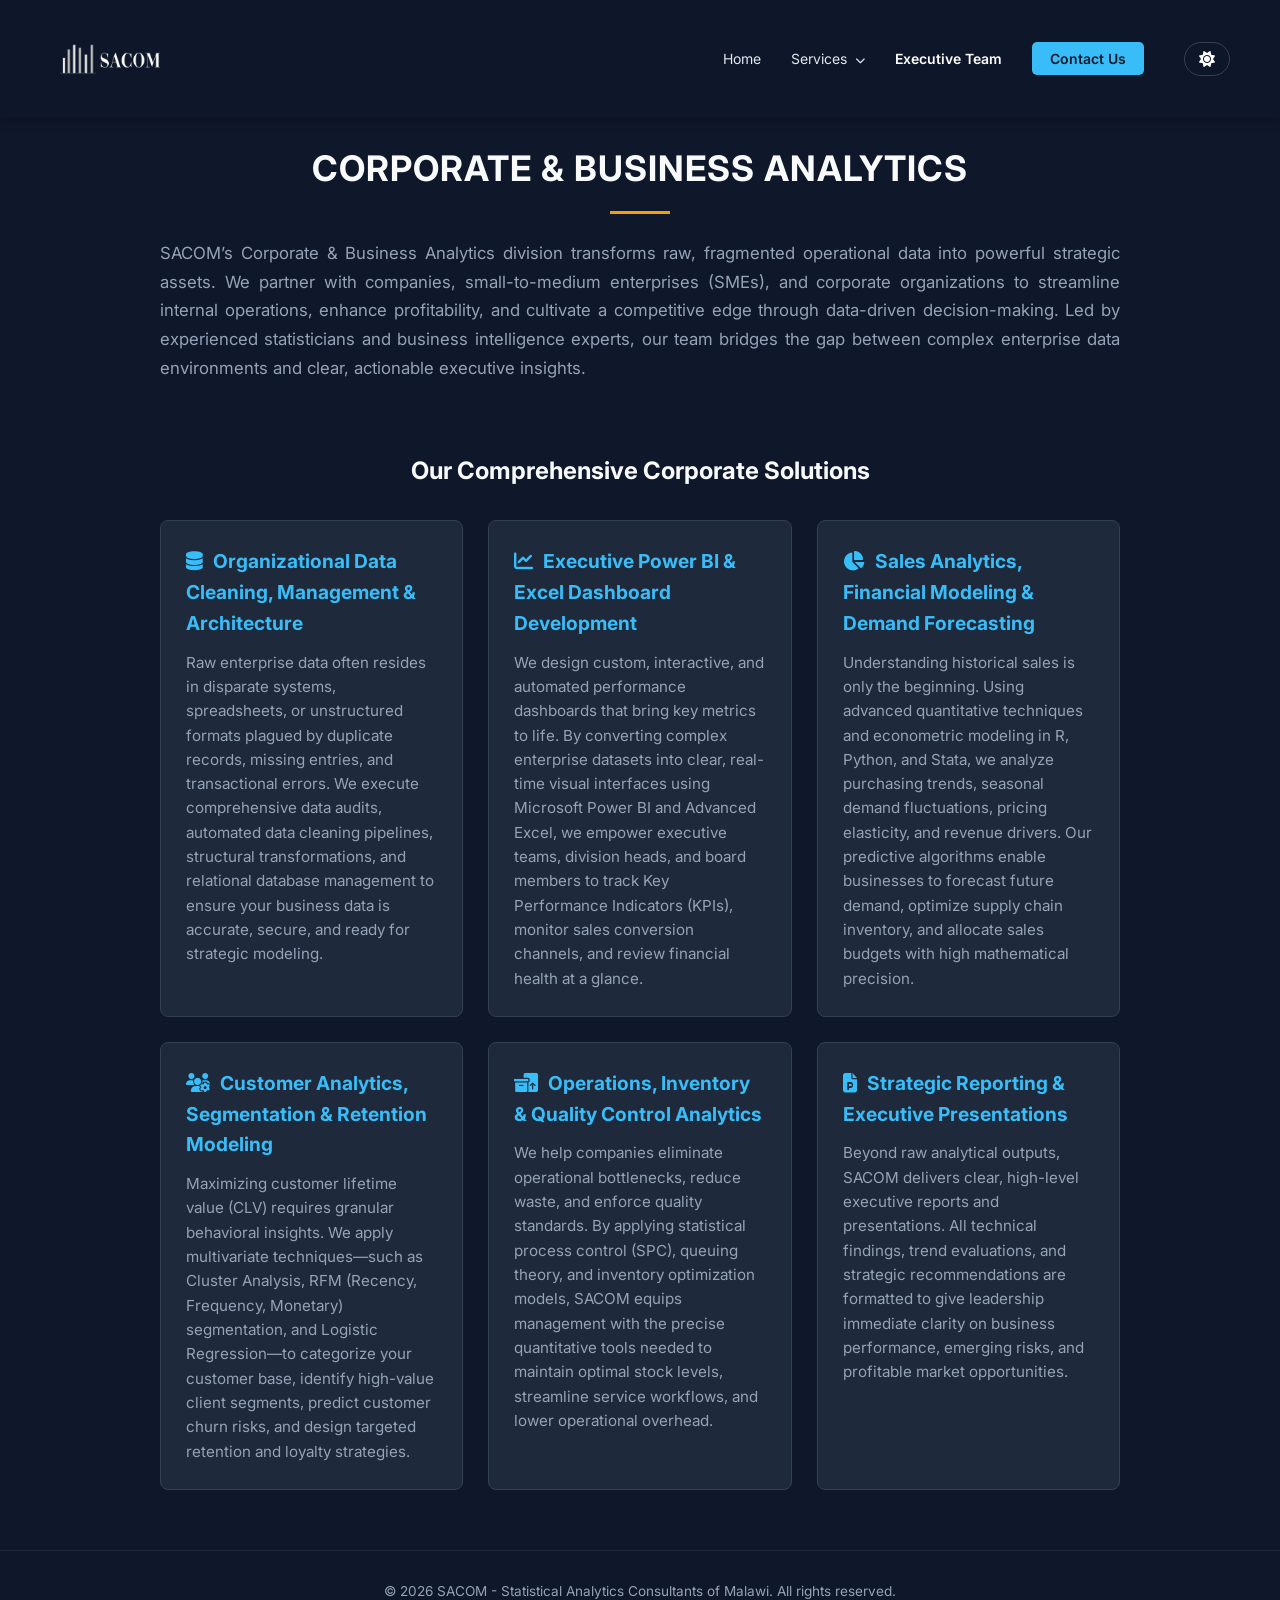
<file: corporate.html>
<!DOCTYPE html>
<html lang="en" data-theme="dark">
<head>
    <meta charset="UTF-8">
    <meta name="viewport" content="width=device-width, initial-scale=1.0">
    <title>Corporate & Business Analytics - SACOM Analytics</title>
    <!-- Google Fonts -->
    <link href="https://fonts.googleapis.com/css2?family=Inter:wght@300;400;500;600;700&display=swap" rel="stylesheet">
    <!-- Font Awesome Icons -->
    <link rel="stylesheet" href="https://cdnjs.cloudflare.com/ajax/libs/font-awesome/6.4.0/css/all.min.css">
    <!-- External CSS -->
    <link rel="stylesheet" href="style.css">

    <style>
        /* MAIN CONTENT THEME VARIABLES (Excludes Navbar) */
        :root {
            --bg-main: #f8fafc;
            --bg-card: #ffffff;
            --text-primary: #0f172a;
            --text-secondary: #475569;
            --border-color: #e2e8f0;
            --accent-color: #0284c7;
        }

        [data-theme="dark"] {
            --bg-main: #0f172a;
            --bg-card: #1e293b;
            --text-primary: #f8fafc;
            --text-secondary: #94a3b8;
            --border-color: #334155;
            --accent-color: #38bdf8;
        }

        /* Prevent horizontal scroll & apply dynamic theme to main body canvas */
        html, body {
            overflow-x: hidden;
            width: 100%;
            margin: 0;
            padding: 0;
            background-color: var(--bg-main) !important;
            color: var(--text-primary) !important;
            transition: background-color 0.3s ease, color 0.3s ease;
        }

        .services-container {
            max-width: 1000px;
            margin: 0 auto 60px auto;
            padding: 0 20px;
            box-sizing: border-box;
        }

        .services-grid {
            display: grid;
            grid-template-columns: repeat(auto-fit, minmax(300px, 1fr));
            gap: 25px;
            width: 100%;
            box-sizing: border-box;
        }

        .service-card {
            background-color: var(--bg-card);
            padding: 25px;
            border-radius: 8px;
            border: 1px solid var(--border-color);
            box-sizing: border-box;
            transition: background-color 0.3s ease, border-color 0.3s ease;
        }

        .service-card h3 {
            color: var(--accent-color) !important;
        }

        .service-card p {
            color: var(--text-secondary) !important;
        }

        /* THEME TOGGLE BUTTON STYLES (Styled to match original dark navbar) */
        .theme-toggle-btn {
            background: transparent;
            border: 1px solid #334155;
            color: #ffffff;
            padding: 8px 14px;
            border-radius: 20px;
            cursor: pointer;
            font-size: 1rem;
            transition: all 0.3s ease;
            display: flex;
            align-items: center;
            justify-content: center;
            margin-left: 10px;
        }

        .theme-toggle-btn:hover {
            border-color: #38bdf8;
            color: #38bdf8;
        }

        /* MOBILE RESPONSIVE RULES (Screens <= 768px) */
        @media screen and (max-width: 768px) {
            .navbar {
                padding: 10px 15px !important;
                flex-direction: column !important;
                gap: 12px !important;
                position: relative !important;
            }

            .nav-links {
                flex-wrap: wrap !important;
                justify-content: center !important;
                gap: 12px !important;
                font-size: 0.85rem !important;
            }

            .services-hero {
                padding-top: 40px !important;
                padding-left: 15px !important;
                padding-right: 15px !important;
            }

            .services-hero h1 {
                font-size: 1.6rem !important;
            }

            .services-container {
                padding: 0 15px !important;
            }

            .services-grid {
                grid-template-columns: 1fr !important; /* Force single column on mobile */
                gap: 20px !important;
            }

            .service-card {
                padding: 20px !important;
                width: 100% !important;
            }

            .service-card p {
                font-size: 0.9rem !important;
                line-height: 1.5 !important;
            }
        }
    </style>
</head>
<body>

    <!-- NAVIGATION HEADER (Locked to original dark background & white text) -->
    <nav class="navbar" style="position: fixed; top: 0; width: 100%; background-color: rgba(15, 23, 42, 0.95); z-index: 1000;">
        <a href="index.html" class="logo">
            <img src="SACOM1.png" alt="SACOM Analytics Logo" class="logo-img">
        </a>
        <ul class="nav-links" style="display: flex; align-items: center;">
            <li><a href="index.html">Home</a></li>
            <li class="dropdown">
                <a href="javascript:void(0)" class="dropdown-toggle">Services <i class="fas fa-chevron-down dropdown-arrow"></i></a>
                <ul class="dropdown-menu">
                    <li><a href="services.html">All Services</a></li>
                    <li><a href="academic.html">Academic & Research Advisory</a></li>
                    <li><a href="corporate.html">Corporate & Business Analytics</a></li>
                    <li><a href="me_analytics.html">Monitoring, Evaluation & Development Analytics</a></li>
                    <li><a href="training.html">Software Training & Professional Capacity Building</a></li>
                </ul>
            </li>
            <li><a href="executive-team.html" style="color: #ffffff; font-weight: 600; text-decoration: none;">Executive Team</a></li>
            <li><a href="https://mail.google.com/mail/?view=cm&fs=1&to=sacom.consultants@gmail.com&su=Inquiry%20for%20SACOM" target="_blank" class="btn-contact" style="background-color: #38bdf8; color: #0f172a; padding: 8px 18px; border-radius: 5px; font-weight: 600; text-decoration: none;">Contact Us</a></li>
            
            <!-- THEME TOGGLE BUTTON -->
            <li>
                <button id="theme-toggle" class="theme-toggle-btn" aria-label="Toggle Theme">
                    <i class="fas fa-sun" id="theme-icon"></i>
                </button>
            </li>
        </ul>
    </nav>

    <!-- PAGE HERO SECTION -->
    <section class="services-hero" style="padding-top: 140px; text-align: center; max-width: 1000px; margin: 0 auto; padding-left: 20px; padding-right: 20px;">
        <h1 style="color: var(--text-primary); font-size: 2.2rem; font-weight: 700; margin-bottom: 15px;">Corporate & Business Analytics</h1>
        <div style="width: 60px; height: 3px; background-color: #f59e0b; margin: 0 auto 25px auto;"></div>
        <p style="color: var(--text-secondary); font-size: 1.05rem; line-height: 1.7; text-align: justify; margin-bottom: 30px;">
            SACOM’s Corporate & Business Analytics division transforms raw, fragmented operational data into powerful strategic assets. We partner with companies, small-to-medium enterprises (SMEs), and corporate organizations to streamline internal operations, enhance profitability, and cultivate a competitive edge through data-driven decision-making. Led by experienced statisticians and business intelligence experts, our team bridges the gap between complex enterprise data environments and clear, actionable executive insights.
        </p>
    </section>

    <!-- DETAILED SERVICES LIST SECTION -->
    <section class="services-container">
        <h2 style="color: var(--text-primary); font-size: 1.5rem; margin-bottom: 30px; text-align: center;">Our Comprehensive Corporate Solutions</h2>
        
        <div class="services-grid">
            
            <!-- Service 1 -->
            <div class="service-card">
                <h3 style="font-size: 1.2rem; margin-bottom: 12px;"><i class="fas fa-database" style="margin-right: 10px;"></i>Organizational Data Cleaning, Management & Architecture</h3>
                <p style="font-size: 0.95rem; line-height: 1.6;">
                    Raw enterprise data often resides in disparate systems, spreadsheets, or unstructured formats plagued by duplicate records, missing entries, and transactional errors. We execute comprehensive data audits, automated data cleaning pipelines, structural transformations, and relational database management to ensure your business data is accurate, secure, and ready for strategic modeling.
                </p>
            </div>

            <!-- Service 2 -->
            <div class="service-card">
                <h3 style="font-size: 1.2rem; margin-bottom: 12px;"><i class="fas fa-chart-line" style="margin-right: 10px;"></i>Executive Power BI & Excel Dashboard Development</h3>
                <p style="font-size: 0.95rem; line-height: 1.6;">
                    We design custom, interactive, and automated performance dashboards that bring key metrics to life. By converting complex enterprise datasets into clear, real-time visual interfaces using Microsoft Power BI and Advanced Excel, we empower executive teams, division heads, and board members to track Key Performance Indicators (KPIs), monitor sales conversion channels, and review financial health at a glance.
                </p>
            </div>

            <!-- Service 3 -->
            <div class="service-card">
                <h3 style="font-size: 1.2rem; margin-bottom: 12px;"><i class="fas fa-chart-pie" style="margin-right: 10px;"></i>Sales Analytics, Financial Modeling & Demand Forecasting</h3>
                <p style="font-size: 0.95rem; line-height: 1.6;">
                    Understanding historical sales is only the beginning. Using advanced quantitative techniques and econometric modeling in R, Python, and Stata, we analyze purchasing trends, seasonal demand fluctuations, pricing elasticity, and revenue drivers. Our predictive algorithms enable businesses to forecast future demand, optimize supply chain inventory, and allocate sales budgets with high mathematical precision.
                </p>
            </div>

            <!-- Service 4 -->
            <div class="service-card">
                <h3 style="font-size: 1.2rem; margin-bottom: 12px;"><i class="fas fa-users-gear" style="margin-right: 10px;"></i>Customer Analytics, Segmentation & Retention Modeling</h3>
                <p style="font-size: 0.95rem; line-height: 1.6;">
                    Maximizing customer lifetime value (CLV) requires granular behavioral insights. We apply multivariate techniques—such as Cluster Analysis, RFM (Recency, Frequency, Monetary) segmentation, and Logistic Regression—to categorize your customer base, identify high-value client segments, predict customer churn risks, and design targeted retention and loyalty strategies.
                </p>
            </div>

            <!-- Service 5 -->
            <div class="service-card">
                <h3 style="font-size: 1.2rem; margin-bottom: 12px;"><i class="fas fa-boxes-packing" style="margin-right: 10px;"></i>Operations, Inventory & Quality Control Analytics</h3>
                <p style="font-size: 0.95rem; line-height: 1.6;">
                    We help companies eliminate operational bottlenecks, reduce waste, and enforce quality standards. By applying statistical process control (SPC), queuing theory, and inventory optimization models, SACOM equips management with the precise quantitative tools needed to maintain optimal stock levels, streamline service workflows, and lower operational overhead.
                </p>
            </div>

            <!-- Service 6 -->
            <div class="service-card">
                <h3 style="font-size: 1.2rem; margin-bottom: 12px;"><i class="fas fa-file-powerpoint" style="margin-right: 10px;"></i>Strategic Reporting & Executive Presentations</h3>
                <p style="font-size: 0.95rem; line-height: 1.6;">
                    Beyond raw analytical outputs, SACOM delivers clear, high-level executive reports and presentations. All technical findings, trend evaluations, and strategic recommendations are formatted to give leadership immediate clarity on business performance, emerging risks, and profitable market opportunities.
                </p>
            </div>

        </div>
    </section>

    <!-- FOOTER SECTION (Locked to original dark background) -->
    <footer style="background-color: #0f172a; border-top: 1px solid #1e293b; padding: 30px 20px; text-align: center;">
        <p style="color: #94a3b8; font-size: 0.85rem; margin: 0;">
            &copy; <span id="current-year">2026</span> SACOM - Statistical Analytics Consultants of Malawi. All rights reserved.
        </p>
    </footer>

    <!-- FLOATING BACK-TO-TOP BUTTON -->
    <a href="#top" id="backToTop" class="back-to-top" aria-label="Back to Top">
        <i class="fas fa-arrow-up"></i>
    </a>


    <!-- External JavaScript -->
    <script src="script.js"></script>
</body>
</html>
</file>
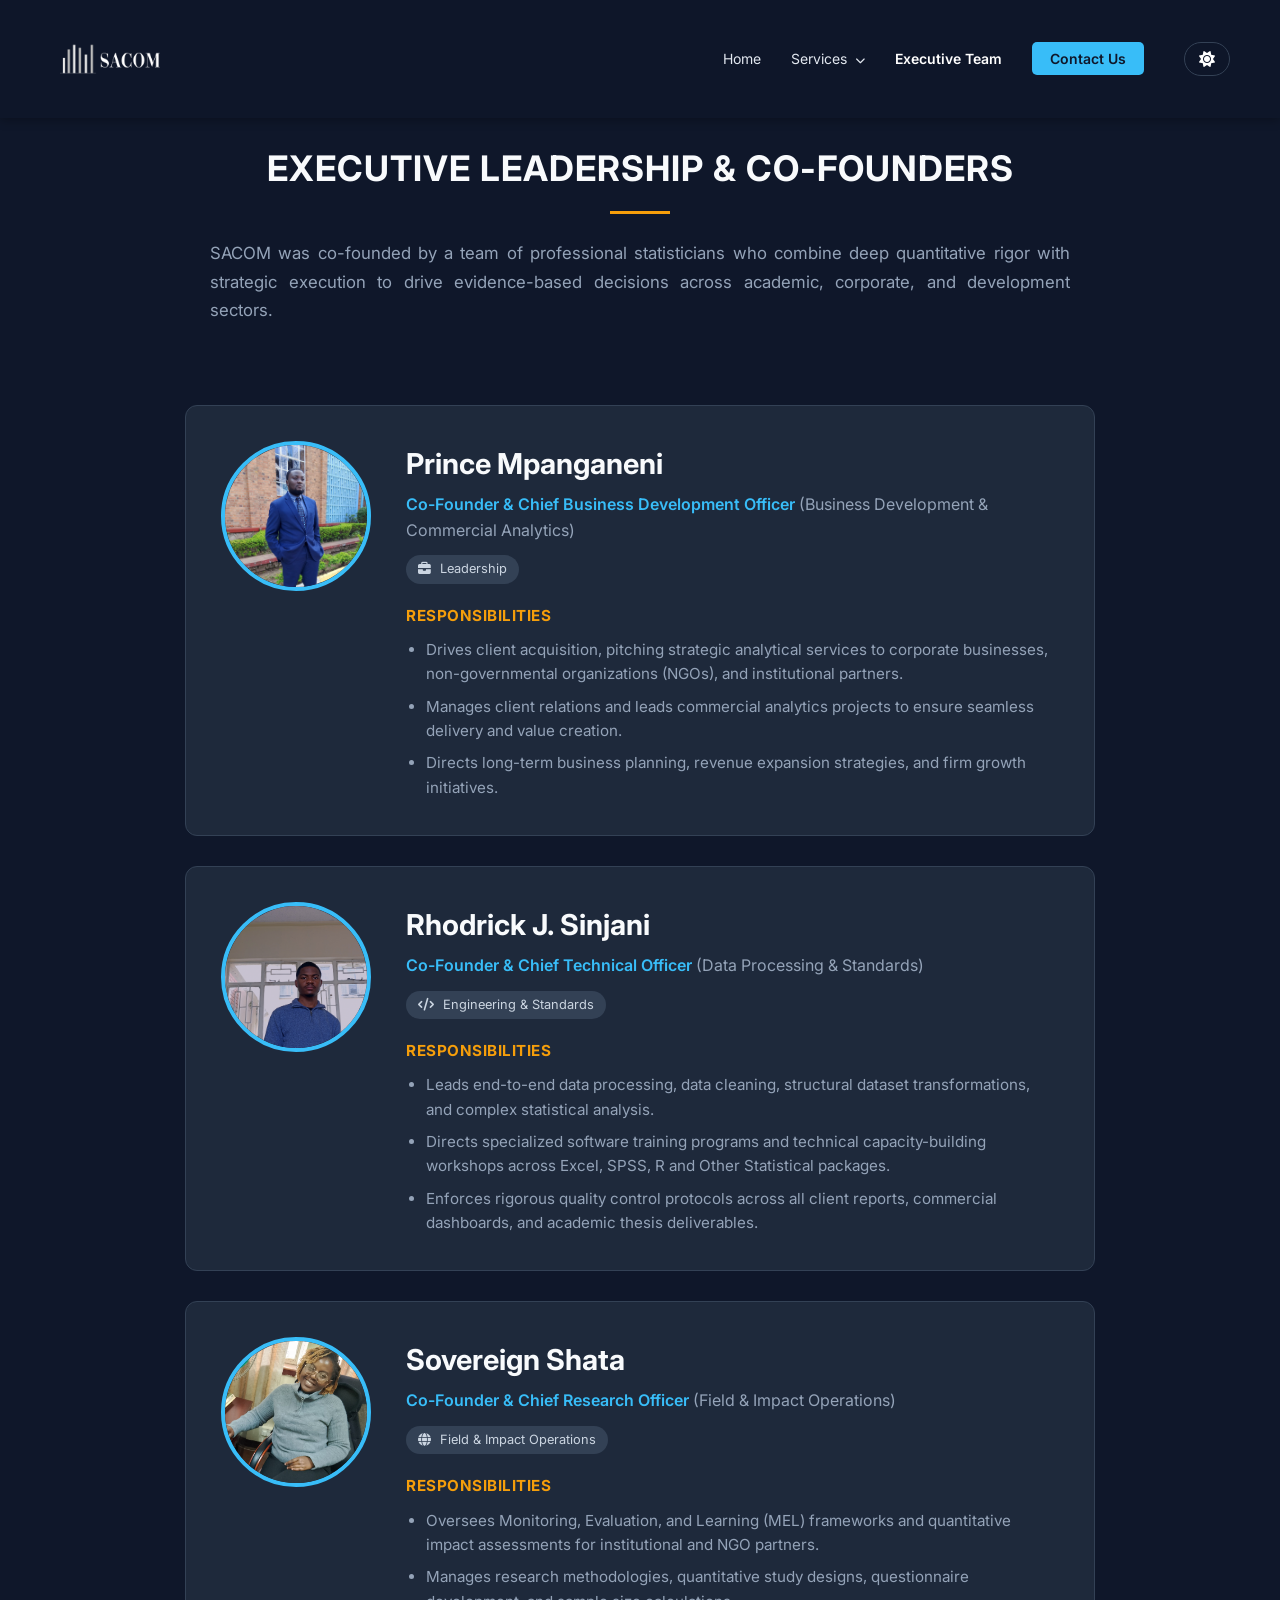
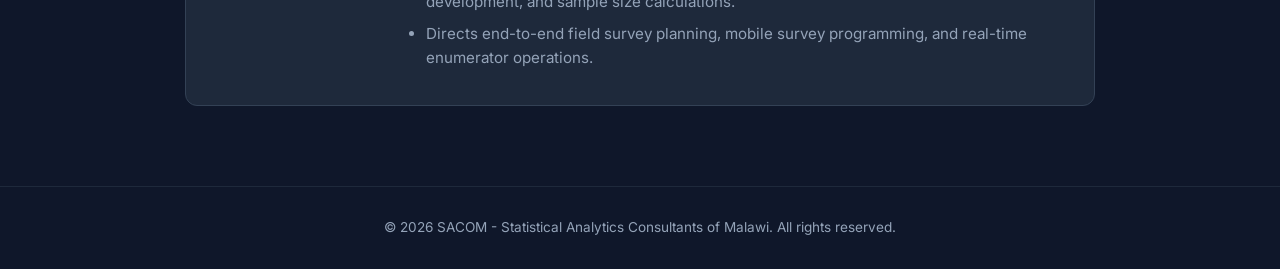
<file: executive-team.html>
<!DOCTYPE html>
<html lang="en" data-theme="dark">
<head>
    <meta charset="UTF-8">
    <meta name="viewport" content="width=device-width, initial-scale=1.0">
    <title>Executive Team - SACOM Analytics</title>
    <!-- Google Fonts -->
    <link href="https://fonts.googleapis.com/css2?family=Inter:wght@300;400;500;600;700&display=swap" rel="stylesheet">
    <!-- Font Awesome Icons -->
    <link rel="stylesheet" href="https://cdnjs.cloudflare.com/ajax/libs/font-awesome/6.4.0/css/all.min.css">
    <!-- External CSS -->
    <link rel="stylesheet" href="style.css">

    <style>
        /* MAIN CONTENT THEME VARIABLES (Excludes Navbar) */
        :root {
            --bg-main: #f8fafc;
            --bg-card: #ffffff;
            --bg-badge: #e2e8f0;
            --text-primary: #0f172a;
            --text-secondary: #475569;
            --text-muted: #64748b;
            --text-badge: #334155;
            --border-color: #cbd5e1;
            --accent-color: #0284c7;
        }

        [data-theme="dark"] {
            --bg-main: #0f172a;
            --bg-card: #1e293b;
            --bg-badge: #334155;
            --text-primary: #f8fafc;
            --text-secondary: #94a3b8;
            --text-muted: #94a3b8;
            --text-badge: #cbd5e1;
            --border-color: #334155;
            --accent-color: #38bdf8;
        }

        /* Prevent horizontal scroll & apply dynamic theme to main body canvas */
        html, body {
            overflow-x: hidden;
            width: 100%;
            margin: 0;
            padding: 0;
            background-color: var(--bg-main) !important;
            color: var(--text-primary) !important;
            transition: background-color 0.3s ease, color 0.3s ease;
        }

        /* Base Executive Styles */
        .exec-section {
            max-width: 950px;
            margin: 0 auto 80px auto;
            padding: 0 20px;
            display: flex;
            flex-direction: column;
            gap: 30px;
        }

        .exec-card {
            background-color: var(--bg-card);
            border-radius: 12px;
            border: 1px solid var(--border-color);
            padding: 35px;
            display: flex;
            gap: 35px;
            align-items: flex-start;
            transition: background-color 0.3s ease, border-color 0.3s ease;
        }

        .exec-avatar-wrapper {
            flex-shrink: 0;
        }

        .exec-avatar {
            width: 150px;
            height: 150px;
            border-radius: 50%;
            overflow: hidden;
            border: 4px solid var(--accent-color);
            background-color: #0f172a;
        }

        .exec-avatar img {
            width: 100%;
            height: 100%;
            object-fit: cover;
        }

        .exec-content {
            flex-grow: 1;
        }

        .exec-content h2 {
            color: var(--text-primary) !important;
        }

        .exec-title {
            color: var(--accent-color) !important;
            font-size: 1rem;
            font-weight: 600;
            margin-bottom: 12px;
        }

        .exec-title span {
            color: var(--text-muted) !important;
            font-weight: 400;
        }

        .exec-badge {
            display: inline-block;
            background-color: var(--bg-badge);
            color: var(--text-badge) !important;
            font-size: 0.8rem;
            padding: 4px 12px;
            border-radius: 20px;
            margin-bottom: 20px;
            transition: background-color 0.3s ease, color 0.3s ease;
        }

        .exec-content ul {
            color: var(--text-secondary) !important;
        }

        /* THEME TOGGLE BUTTON STYLES (Styled to match original dark navbar) */
        .theme-toggle-btn {
            background: transparent;
            border: 1px solid #334155;
            color: #ffffff;
            padding: 8px 14px;
            border-radius: 20px;
            cursor: pointer;
            font-size: 1rem;
            transition: all 0.3s ease;
            display: flex;
            align-items: center;
            justify-content: center;
            margin-left: 10px;
        }

        .theme-toggle-btn:hover {
            border-color: #38bdf8;
            color: #38bdf8;
        }

        /* MOBILE RESPONSIVE RULES (Screens <= 768px) */
        @media screen and (max-width: 768px) {
            .navbar {
                padding: 10px 15px !important;
                flex-direction: column !important;
                gap: 12px !important;
                position: relative !important;
            }

            .nav-links {
                flex-wrap: wrap !important;
                justify-content: center !important;
                gap: 12px !important;
                font-size: 0.85rem !important;
            }

            .services-hero {
                padding-top: 40px !important;
                padding-left: 15px !important;
                padding-right: 15px !important;
            }

            .services-hero h1 {
                font-size: 1.6rem !important;
            }

            .exec-section {
                padding: 0 15px !important;
                margin-bottom: 40px !important;
            }

            /* Stack cards vertically on phones */
            .exec-card {
                flex-direction: column !important;
                align-items: center !important;
                text-align: center !important;
                padding: 20px !important;
                gap: 20px !important;
            }

            .exec-avatar {
                width: 130px !important;
                height: 130px !important;
            }

            /* Keep responsibility bullet points left-aligned for readability */
            .exec-content ul {
                text-align: left !important;
                padding-left: 20px !important;
            }
        }
    </style>
</head>
<body>

    <!-- NAVIGATION HEADER (Locked to original dark background & white text) -->
    <nav class="navbar" style="position: fixed; top: 0; width: 100%; background-color: rgba(15, 23, 42, 0.95); z-index: 1000;">
        <a href="index.html" class="logo">
            <img src="SACOM1.png" alt="SACOM Analytics Logo" class="logo-img">
        </a>
        <ul class="nav-links" style="display: flex; align-items: center;">
            <li><a href="index.html">Home</a></li>
            <li class="dropdown">
                <a href="javascript:void(0)" class="dropdown-toggle">Services <i class="fas fa-chevron-down dropdown-arrow"></i></a>
                <ul class="dropdown-menu">
                    <li><a href="services.html">All Services</a></li>
                    <li><a href="academic.html">Academic & Research Advisory</a></li>
                    <li><a href="corporate.html">Corporate & Business Analytics</a></li>
                    <li><a href="me_analytics.html">Monitoring, Evaluation & Development Analytics</a></li>
                    <li><a href="training.html">Software Training & Professional Capacity Building</a></li>
                </ul>
            </li>
            <li><a href="executive-team.html" style="color: #ffffff; font-weight: 600; text-decoration: none;">Executive Team</a></li>
            <li><a href="https://mail.google.com/mail/?view=cm&fs=1&to=sacom.consultants@gmail.com&su=Inquiry%20for%20SACOM" target="_blank" class="btn-contact" style="background-color: #38bdf8; color: #0f172a; padding: 8px 18px; border-radius: 5px; font-weight: 600; text-decoration: none;">Contact Us</a></li>
            
            <!-- THEME TOGGLE BUTTON -->
            <li>
                <button id="theme-toggle" class="theme-toggle-btn" aria-label="Toggle Theme">
                    <i class="fas fa-sun" id="theme-icon"></i>
                </button>
            </li>
        </ul>
    </nav>

    <!-- PAGE HERO SECTION -->
    <section class="services-hero" style="padding-top: 140px; text-align: center; max-width: 900px; margin: 0 auto; padding-left: 20px; padding-right: 20px;">
        <h1 style="color: var(--text-primary); font-size: 2.2rem; font-weight: 700; margin-bottom: 15px;">Executive Leadership & Co-Founders</h1>
        <div style="width: 60px; height: 3px; background-color: #f59e0b; margin: 0 auto 25px auto;"></div>
        <p style="color: var(--text-secondary); font-size: 1.05rem; line-height: 1.7; text-align: justify; margin-bottom: 40px;">
            SACOM was co-founded by a team of professional statisticians who combine deep quantitative rigor with strategic execution to drive evidence-based decisions across academic, corporate, and development sectors.
        </p>
    </section>

    <!-- EXECUTIVE MEMBERS LIST -->
    <section class="exec-section">
        
        <!-- Member 1: Prince Mpanganeni -->
        <div class="exec-card">
            <div class="exec-avatar-wrapper">
                <div class="exec-avatar">
                    <img src="pri.jpeg" alt="Prince Mpanganeni">
                </div>
            </div>
            <div class="exec-content">
                <h2 style="font-size: 1.8rem; font-weight: 700; margin-bottom: 5px;">Prince Mpanganeni</h2>
                <div class="exec-title">
                    Co-Founder & Chief Business Development Officer <span>(Business Development & Commercial Analytics)</span>
                </div>
                <div class="exec-badge">
                    <i class="fas fa-briefcase" style="margin-right: 5px;"></i> Leadership
                </div>
                
                <h4 style="color: #f59e0b; font-size: 0.95rem; text-transform: uppercase; letter-spacing: 0.5px; margin-bottom: 10px;">Responsibilities</h4>
                <ul style="font-size: 0.95rem; line-height: 1.6; padding-left: 20px;">
                    <li style="margin-bottom: 8px;">Drives client acquisition, pitching strategic analytical services to corporate businesses, non-governmental organizations (NGOs), and institutional partners.</li>
                    <li style="margin-bottom: 8px;">Manages client relations and leads commercial analytics projects to ensure seamless delivery and value creation.</li>
                    <li>Directs long-term business planning, revenue expansion strategies, and firm growth initiatives.</li>
                </ul>
            </div>
        </div>

        <!-- Member 2: Rhodrick J. Sinjani -->
        <div class="exec-card">
            <div class="exec-avatar-wrapper">
                <div class="exec-avatar">
                    <img src="rho.jpeg" alt="Rhodrick J. Sinjani">
                </div>
            </div>
            <div class="exec-content">
                <h2 style="font-size: 1.8rem; font-weight: 700; margin-bottom: 5px;">Rhodrick J. Sinjani</h2>
                <div class="exec-title">
                    Co-Founder & Chief Technical Officer <span>(Data Processing & Standards)</span>
                </div>
                <div class="exec-badge">
                    <i class="fas fa-code" style="margin-right: 5px;"></i> Engineering & Standards
                </div>
                
                <h4 style="color: #f59e0b; font-size: 0.95rem; text-transform: uppercase; letter-spacing: 0.5px; margin-bottom: 10px;">Responsibilities</h4>
                <ul style="font-size: 0.95rem; line-height: 1.6; padding-left: 20px;">
                    <li style="margin-bottom: 8px;">Leads end-to-end data processing, data cleaning, structural dataset transformations, and complex statistical analysis.</li>
                    <li style="margin-bottom: 8px;">Directs specialized software training programs and technical capacity-building workshops across Excel, SPSS, R and Other Statistical packages.</li>
                    <li>Enforces rigorous quality control protocols across all client reports, commercial dashboards, and academic thesis deliverables.</li>
                </ul>
            </div>
        </div>

        <!-- Member 3: Sovereign Shata -->
        <div class="exec-card">
            <div class="exec-avatar-wrapper">
                <div class="exec-avatar">
                    <img src="sov.jpeg" alt="Sovereign Shata">
                </div>
            </div>
            <div class="exec-content">
                <h2 style="font-size: 1.8rem; font-weight: 700; margin-bottom: 5px;">Sovereign Shata</h2>
                <div class="exec-title">
                    Co-Founder & Chief Research Officer <span>(Field & Impact Operations)</span>
                </div>
                <div class="exec-badge">
                    <i class="fas fa-globe" style="margin-right: 5px;"></i> Field & Impact Operations
                </div>
                
                <h4 style="color: #f59e0b; font-size: 0.95rem; text-transform: uppercase; letter-spacing: 0.5px; margin-bottom: 10px;">Responsibilities</h4>
                <ul style="font-size: 0.95rem; line-height: 1.6; padding-left: 20px;">
                    <li style="margin-bottom: 8px;">Oversees Monitoring, Evaluation, and Learning (MEL) frameworks and quantitative impact assessments for institutional and NGO partners.</li>
                    <li style="margin-bottom: 8px;">Manages research methodologies, quantitative study designs, questionnaire development, and sample size calculations.</li>
                    <li>Directs end-to-end field survey planning, mobile survey programming, and real-time enumerator operations.</li>
                </ul>
            </div>
        </div>

    </section>

    <!-- FOOTER SECTION (Locked to original dark background) -->
    <footer style="background-color: #0f172a; border-top: 1px solid #1e293b; padding: 30px 20px; text-align: center;">
        <p style="color: #94a3b8; font-size: 0.85rem; margin: 0;">
            &copy; <span id="current-year">2026</span> SACOM - Statistical Analytics Consultants of Malawi. All rights reserved.
        </p>
    </footer>

    <!-- FLOATING BACK-TO-TOP BUTTON -->
    <a href="#top" id="backToTop" class="back-to-top" aria-label="Back to Top">
        <i class="fas fa-arrow-up"></i>
    </a>


    <!-- External JavaScript -->
    <script src="script.js"></script>
</body>
</html>
</file>
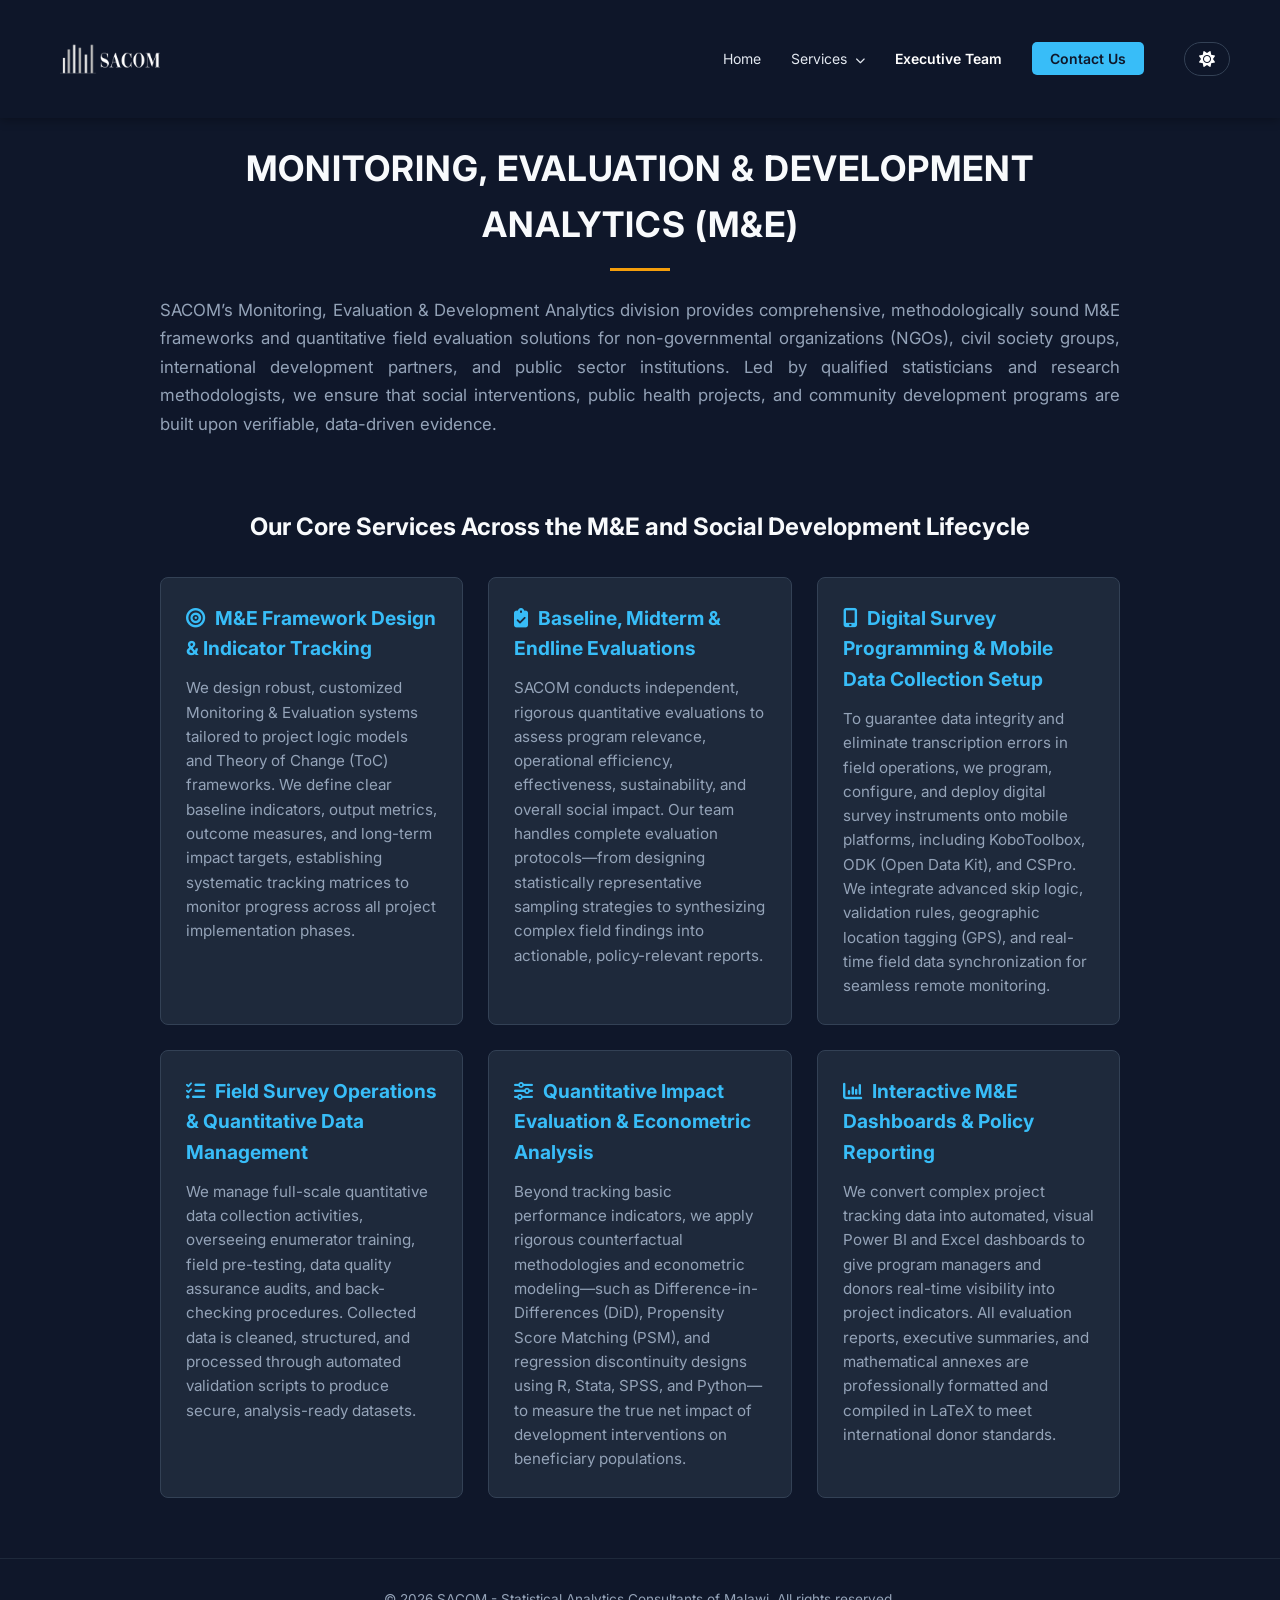
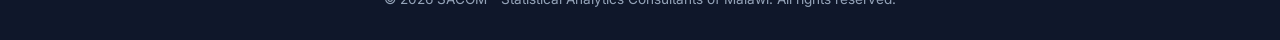
<file: me_analytics.html>
<!DOCTYPE html>
<html lang="en" data-theme="dark">
<head>
    <meta charset="UTF-8">
    <meta name="viewport" content="width=device-width, initial-scale=1.0">
    <title>Monitoring, Evaluation & Development Analytics - SACOM Analytics</title>
    <!-- Google Fonts -->
    <link href="https://fonts.googleapis.com/css2?family=Inter:wght@300;400;500;600;700&display=swap" rel="stylesheet">
    <!-- Font Awesome Icons -->
    <link rel="stylesheet" href="https://cdnjs.cloudflare.com/ajax/libs/font-awesome/6.4.0/css/all.min.css">
    <!-- External CSS -->
    <link rel="stylesheet" href="style.css">

    <style>
        /* MAIN CONTENT THEME VARIABLES (Excludes Navbar & Footer) */
        :root {
            --bg-main: #f8fafc;
            --bg-card: #ffffff;
            --text-primary: #0f172a;
            --text-secondary: #475569;
            --border-color: #e2e8f0;
            --accent-color: #0284c7;
        }

        [data-theme="dark"] {
            --bg-main: #0f172a;
            --bg-card: #1e293b;
            --text-primary: #f8fafc;
            --text-secondary: #94a3b8;
            --border-color: #334155;
            --accent-color: #38bdf8;
        }

        /* Prevent horizontal scroll & apply dynamic theme to main body canvas */
        html, body {
            overflow-x: hidden;
            width: 100%;
            margin: 0;
            padding: 0;
            background-color: var(--bg-main) !important;
            color: var(--text-primary) !important;
            transition: background-color 0.3s ease, color 0.3s ease;
        }

        .services-container {
            max-width: 1000px;
            margin: 0 auto 60px auto;
            padding: 0 20px;
            box-sizing: border-box;
        }

        .services-grid {
            display: grid;
            grid-template-columns: repeat(auto-fit, minmax(300px, 1fr));
            gap: 25px;
            width: 100%;
            box-sizing: border-box;
        }

        .service-card {
            background-color: var(--bg-card);
            padding: 25px;
            border-radius: 8px;
            border: 1px solid var(--border-color);
            box-sizing: border-box;
            transition: background-color 0.3s ease, border-color 0.3s ease;
        }

        .service-card h3 {
            color: var(--accent-color) !important;
        }

        .service-card p {
            color: var(--text-secondary) !important;
        }

        /* THEME TOGGLE BUTTON STYLES (Styled to match original dark navbar) */
        .theme-toggle-btn {
            background: transparent;
            border: 1px solid #334155;
            color: #ffffff;
            padding: 8px 14px;
            border-radius: 20px;
            cursor: pointer;
            font-size: 1rem;
            transition: all 0.3s ease;
            display: flex;
            align-items: center;
            justify-content: center;
            margin-left: 10px;
        }

        .theme-toggle-btn:hover {
            border-color: #38bdf8;
            color: #38bdf8;
        }

        /* MOBILE RESPONSIVE RULES (Screens <= 768px) */
        @media screen and (max-width: 768px) {
            .navbar {
                padding: 10px 15px !important;
                flex-direction: column !important;
                gap: 12px !important;
                position: relative !important;
            }

            .nav-links {
                flex-wrap: wrap !important;
                justify-content: center !important;
                gap: 12px !important;
                font-size: 0.85rem !important;
            }

            .services-hero {
                padding-top: 40px !important;
                padding-left: 15px !important;
                padding-right: 15px !important;
            }

            .services-hero h1 {
                font-size: 1.6rem !important;
            }

            .services-container {
                padding: 0 15px !important;
            }

            .services-grid {
                grid-template-columns: 1fr !important; /* Force single column on mobile */
                gap: 20px !important;
            }

            .service-card {
                padding: 20px !important;
                width: 100% !important;
            }

            .service-card p {
                font-size: 0.9rem !important;
                line-height: 1.5 !important;
            }
        }
    </style>
</head>
<body>

    <!-- NAVIGATION HEADER (Locked to original dark background & white text) -->
    <nav class="navbar" style="position: fixed; top: 0; width: 100%; background-color: rgba(15, 23, 42, 0.95); z-index: 1000;">
        <a href="index.html" class="logo">
            <img src="SACOM1.png" alt="SACOM Analytics Logo" class="logo-img">
        </a>
        <ul class="nav-links" style="display: flex; align-items: center;">
            <li><a href="index.html">Home</a></li>
            <li class="dropdown">
                <a href="javascript:void(0)" class="dropdown-toggle">Services <i class="fas fa-chevron-down dropdown-arrow"></i></a>
                <ul class="dropdown-menu">
                    <li><a href="services.html">All Services</a></li>
                    <li><a href="academic.html">Academic & Research Advisory</a></li>
                    <li><a href="corporate.html">Corporate & Business Analytics</a></li>
                    <li><a href="me_analytics.html">Monitoring, Evaluation & Development Analytics</a></li>
                    <li><a href="training.html">Software Training & Professional Capacity Building</a></li>
                </ul>
            </li>
            <li><a href="executive-team.html" style="color: #ffffff; font-weight: 600; text-decoration: none;">Executive Team</a></li>
            <li><a href="https://mail.google.com/mail/?view=cm&fs=1&to=sacom.consultants@gmail.com&su=Inquiry%20for%20SACOM" target="_blank" class="btn-contact" style="background-color: #38bdf8; color: #0f172a; padding: 8px 18px; border-radius: 5px; font-weight: 600; text-decoration: none;">Contact Us</a></li>
            
            <!-- THEME TOGGLE BUTTON -->
            <li>
                <button id="theme-toggle" class="theme-toggle-btn" aria-label="Toggle Theme">
                    <i class="fas fa-sun" id="theme-icon"></i>
                </button>
            </li>
        </ul>
    </nav>

    <!-- PAGE HERO SECTION -->
    <section class="services-hero" style="padding-top: 140px; text-align: center; max-width: 1000px; margin: 0 auto; padding-left: 20px; padding-right: 20px;">
        <h1 style="color: var(--text-primary); font-size: 2.2rem; font-weight: 700; margin-bottom: 15px;">Monitoring, Evaluation & Development Analytics (M&E)</h1>
        <div style="width: 60px; height: 3px; background-color: #f59e0b; margin: 0 auto 25px auto;"></div>
        <p style="color: var(--text-secondary); font-size: 1.05rem; line-height: 1.7; text-align: justify; margin-bottom: 30px;">
            SACOM’s Monitoring, Evaluation & Development Analytics division provides comprehensive, methodologically sound M&E frameworks and quantitative field evaluation solutions for non-governmental organizations (NGOs), civil society groups, international development partners, and public sector institutions. Led by qualified statisticians and research methodologists, we ensure that social interventions, public health projects, and community development programs are built upon verifiable, data-driven evidence.
        </p>
    </section>

    <!-- DETAILED SERVICES LIST SECTION -->
    <section class="services-container">
        <h2 style="color: var(--text-primary); font-size: 1.5rem; margin-bottom: 30px; text-align: center;">Our Core Services Across the M&E and Social Development Lifecycle</h2>
        
        <div class="services-grid">
            
            <!-- Service 1 -->
            <div class="service-card">
                <h3 style="font-size: 1.2rem; margin-bottom: 12px;"><i class="fas fa-bullseye" style="margin-right: 10px;"></i>M&E Framework Design & Indicator Tracking</h3>
                <p style="font-size: 0.95rem; line-height: 1.6;">
                    We design robust, customized Monitoring & Evaluation systems tailored to project logic models and Theory of Change (ToC) frameworks. We define clear baseline indicators, output metrics, outcome measures, and long-term impact targets, establishing systematic tracking matrices to monitor progress across all project implementation phases.
                </p>
            </div>

            <!-- Service 2 -->
            <div class="service-card">
                <h3 style="font-size: 1.2rem; margin-bottom: 12px;"><i class="fas fa-clipboard-check" style="margin-right: 10px;"></i>Baseline, Midterm & Endline Evaluations</h3>
                <p style="font-size: 0.95rem; line-height: 1.6;">
                    SACOM conducts independent, rigorous quantitative evaluations to assess program relevance, operational efficiency, effectiveness, sustainability, and overall social impact. Our team handles complete evaluation protocols—from designing statistically representative sampling strategies to synthesizing complex field findings into actionable, policy-relevant reports.
                </p>
            </div>

            <!-- Service 3 -->
            <div class="service-card">
                <h3 style="font-size: 1.2rem; margin-bottom: 12px;"><i class="fas fa-mobile-screen-button" style="margin-right: 10px;"></i>Digital Survey Programming & Mobile Data Collection Setup</h3>
                <p style="font-size: 0.95rem; line-height: 1.6;">
                    To guarantee data integrity and eliminate transcription errors in field operations, we program, configure, and deploy digital survey instruments onto mobile platforms, including KoboToolbox, ODK (Open Data Kit), and CSPro. We integrate advanced skip logic, validation rules, geographic location tagging (GPS), and real-time field data synchronization for seamless remote monitoring.
                </p>
            </div>

            <!-- Service 4 -->
            <div class="service-card">
                <h3 style="font-size: 1.2rem; margin-bottom: 12px;"><i class="fas fa-list-check" style="margin-right: 10px;"></i>Field Survey Operations & Quantitative Data Management</h3>
                <p style="font-size: 0.95rem; line-height: 1.6;">
                    We manage full-scale quantitative data collection activities, overseeing enumerator training, field pre-testing, data quality assurance audits, and back-checking procedures. Collected data is cleaned, structured, and processed through automated validation scripts to produce secure, analysis-ready datasets.
                </p>
            </div>

            <!-- Service 5 -->
            <div class="service-card">
                <h3 style="font-size: 1.2rem; margin-bottom: 12px;"><i class="fas fa-sliders" style="margin-right: 10px;"></i>Quantitative Impact Evaluation & Econometric Analysis</h3>
                <p style="font-size: 0.95rem; line-height: 1.6;">
                    Beyond tracking basic performance indicators, we apply rigorous counterfactual methodologies and econometric modeling—such as Difference-in-Differences (DiD), Propensity Score Matching (PSM), and regression discontinuity designs using R, Stata, SPSS, and Python—to measure the true net impact of development interventions on beneficiary populations.
                </p>
            </div>

            <!-- Service 6 -->
            <div class="service-card">
                <h3 style="font-size: 1.2rem; margin-bottom: 12px;"><i class="fas fa-chart-column" style="margin-right: 10px;"></i>Interactive M&E Dashboards & Policy Reporting</h3>
                <p style="font-size: 0.95rem; line-height: 1.6;">
                    We convert complex project tracking data into automated, visual Power BI and Excel dashboards to give program managers and donors real-time visibility into project indicators. All evaluation reports, executive summaries, and mathematical annexes are professionally formatted and compiled in LaTeX to meet international donor standards.
                </p>
            </div>

        </div>
    </section>

    <!-- FOOTER SECTION (Locked to original dark background) -->
    <footer style="background-color: #0f172a; border-top: 1px solid #1e293b; padding: 30px 20px; text-align: center;">
        <p style="color: #94a3b8; font-size: 0.85rem; margin: 0;">
            &copy; <span id="current-year">2026</span> SACOM - Statistical Analytics Consultants of Malawi. All rights reserved.
        </p>
    </footer>

    <!-- FLOATING BACK-TO-TOP BUTTON -->
    <a href="#top" id="backToTop" class="back-to-top" aria-label="Back to Top">
        <i class="fas fa-arrow-up"></i>
    </a>


    <!-- External JavaScript -->
    <script src="script.js"></script>
</body>
</html>
</file>
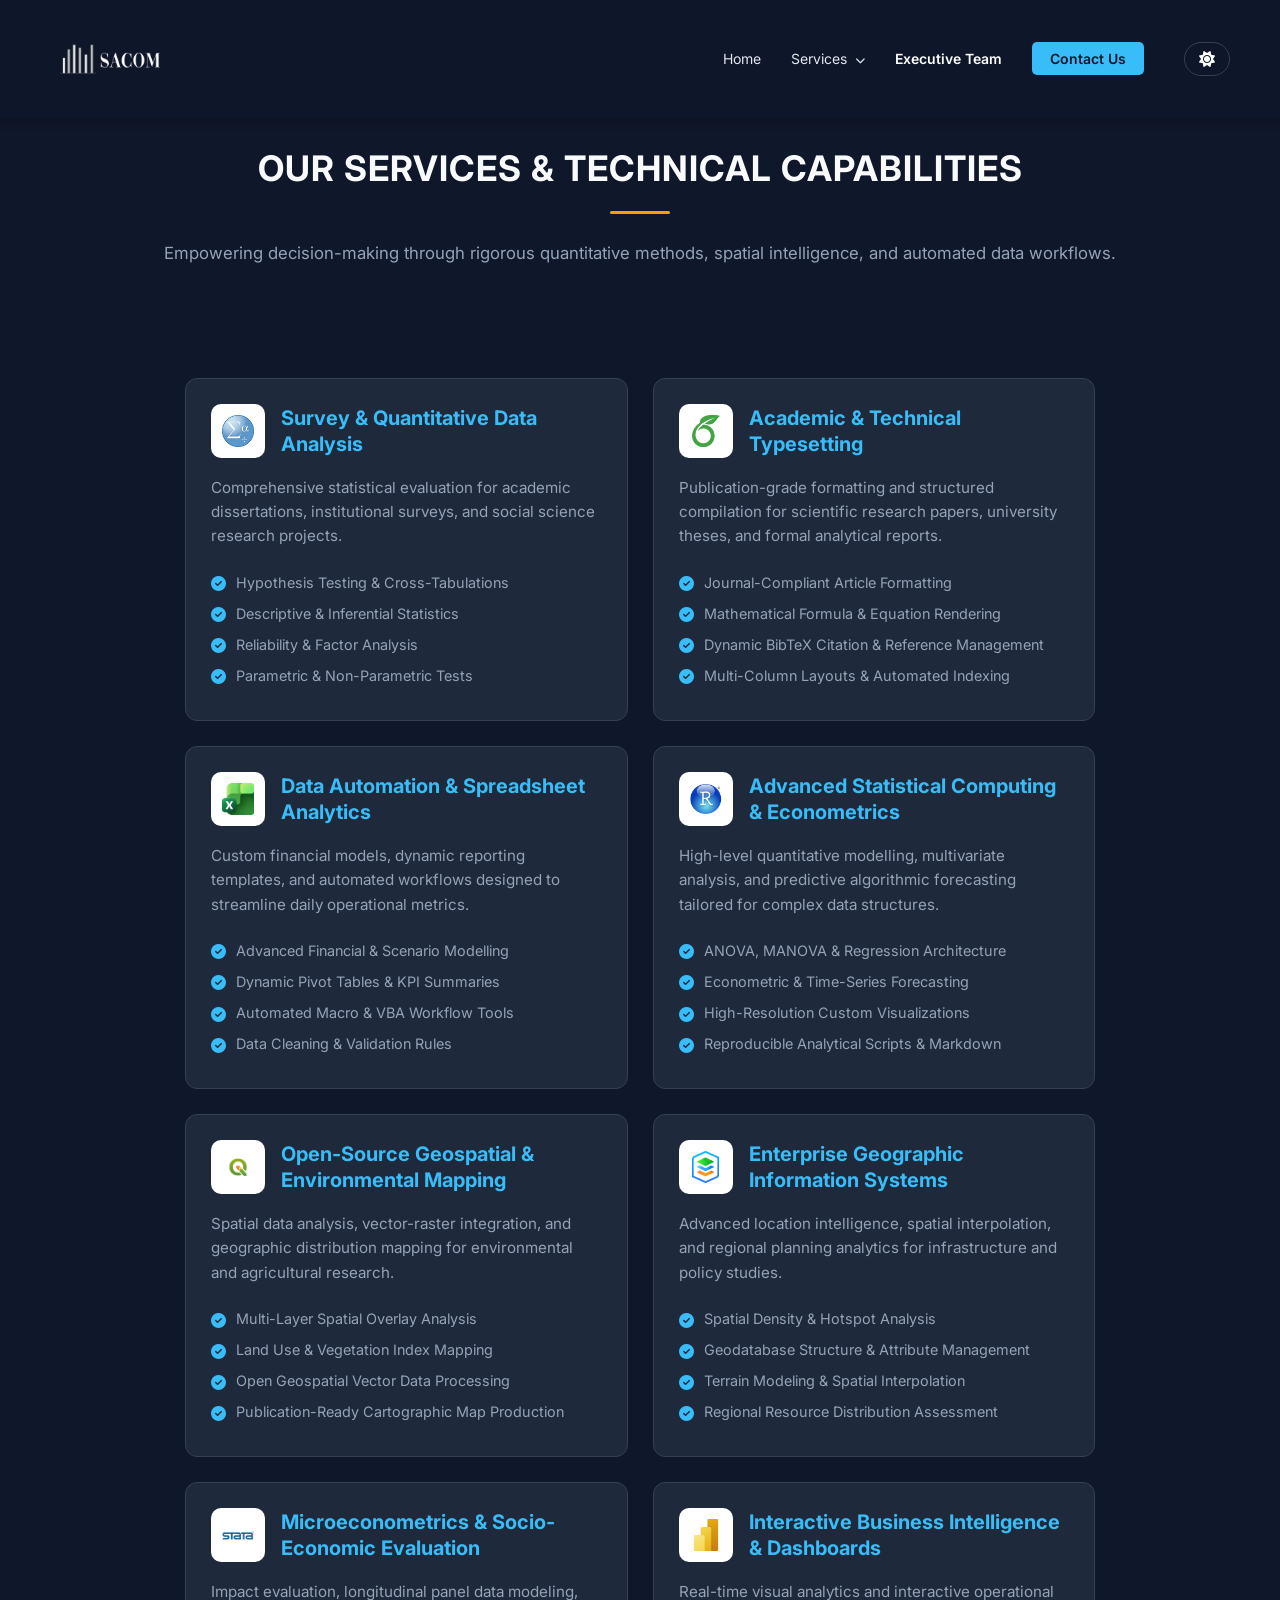
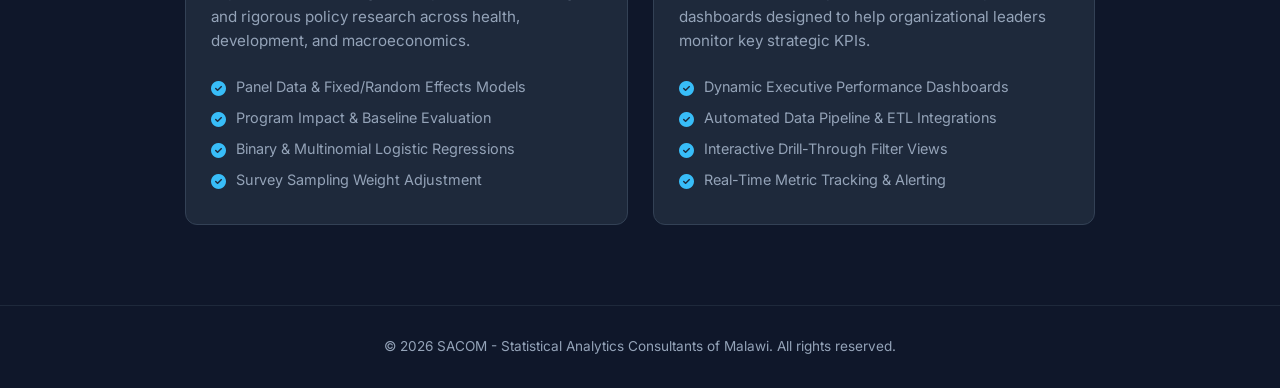
<file: Services.html>
<!DOCTYPE html>
<html lang="en" data-theme="dark">
<head>
    <meta charset="UTF-8">
    <meta name="viewport" content="width=device-width, initial-scale=1.0">
    <title>Our Services - SACOM</title>
    <!-- Google Fonts -->
    <link href="https://fonts.googleapis.com/css2?family=Inter:wght@300;400;500;600;700;800&display=swap" rel="stylesheet">
    <!-- Font Awesome Icons -->
    <link rel="stylesheet" href="https://cdnjs.cloudflare.com/ajax/libs/font-awesome/6.4.0/css/all.min.css">
    <!-- External CSS -->
    <link rel="stylesheet" href="style.css">

    <style>
        /* MAIN CONTENT THEME VARIABLES (Excludes Navbar & Footer) */
        :root {
            --bg-main: #f8fafc;
            --bg-card: #ffffff;
            --text-primary: #0f172a;
            --text-secondary: #475569;
            --border-color: #e2e8f0;
            --accent-color: #0284c7;
        }

        [data-theme="dark"] {
            --bg-main: #0f172a;
            --bg-card: #1e293b;
            --text-primary: #f8fafc;
            --text-secondary: #94a3b8;
            --border-color: #334155;
            --accent-color: #38bdf8;
        }

        /* Prevent horizontal scroll & apply dynamic theme to main body canvas */
        html, body {
            overflow-x: hidden;
            width: 100%;
            margin: 0;
            padding: 0;
            background-color: var(--bg-main) !important;
            color: var(--text-primary) !important;
            transition: background-color 0.3s ease, color 0.3s ease;
        }

        /* Hero Header Dynamic Styling */
        .services-hero h1 {
            color: var(--text-primary) !important;
        }

        .services-hero p {
            color: var(--text-secondary) !important;
        }

        .hero-divider {
            width: 60px;
            height: 3px;
            background-color: #f59e0b;
            margin: 0 auto 25px auto;
        }

        /* Executive & Service Section Container */
        .exec-section, .services-section {
            max-width: 950px;
            margin: 0 auto 80px auto;
            padding: 0 20px;
            box-sizing: border-box;
        }

        .services-grid {
            display: grid;
            grid-template-columns: repeat(auto-fit, minmax(300px, 1fr));
            gap: 25px;
            width: 100%;
            box-sizing: border-box;
        }

        /* Card Dynamic Theming */
        .service-card {
            background-color: var(--bg-card);
            border-radius: 12px;
            border: 1px solid var(--border-color);
            padding: 25px;
            box-sizing: border-box;
            transition: background-color 0.3s ease, border-color 0.3s ease;
        }

        .service-card h3 {
            color: var(--accent-color) !important;
        }

        .service-card .card-desc {
            color: var(--text-secondary) !important;
            font-size: 0.95rem;
            line-height: 1.6;
        }

        .service-card .card-list {
            list-style: none;
            padding: 0;
            margin: 15px 0 0 0;
        }

        .service-card .card-list li {
            color: var(--text-secondary);
            font-size: 0.9rem;
            margin-bottom: 8px;
            display: flex;
            align-items: center;
            gap: 10px;
        }

        .service-card .card-list li i {
            color: var(--accent-color);
        }

        /* THEME TOGGLE BUTTON STYLES (Styled to match original dark navbar) */
        .theme-toggle-btn {
            background: transparent;
            border: 1px solid #334155;
            color: #ffffff;
            padding: 8px 14px;
            border-radius: 20px;
            cursor: pointer;
            font-size: 1rem;
            transition: all 0.3s ease;
            display: flex;
            align-items: center;
            justify-content: center;
            margin-left: 10px;
        }

        .theme-toggle-btn:hover {
            border-color: #38bdf8;
            color: #38bdf8;
        }

        /* MOBILE RESPONSIVE RULES (Screens <= 768px) */
        @media screen and (max-width: 768px) {
            .navbar {
                padding: 10px 15px !important;
                flex-direction: column !important;
                gap: 12px !important;
                position: relative !important;
            }

            .nav-links {
                flex-wrap: wrap !important;
                justify-content: center !important;
                gap: 12px !important;
                font-size: 0.85rem !important;
            }

            .services-hero {
                padding-top: 40px !important;
                padding-left: 15px !important;
                padding-right: 15px !important;
            }

            .services-hero h1 {
                font-size: 1.6rem !important;
            }

            .exec-section, .services-section {
                padding: 0 15px !important;
                margin-bottom: 40px !important;
            }

            .services-grid {
                grid-template-columns: 1fr !important;
                gap: 20px !important;
            }

            .service-card {
                padding: 20px !important;
                width: 100% !important;
            }
        }
    </style>
</head>
<body>

    <!-- NAVIGATION HEADER (Locked to original dark background & white text) -->
    <nav class="navbar" style="position: fixed; top: 0; width: 100%; background-color: rgba(15, 23, 42, 0.95); z-index: 1000;">
        <a href="index.html" class="logo">
            <img src="SACOM1.png" alt="SACOM Analytics Logo" class="logo-img">
        </a>
        <ul class="nav-links" style="display: flex; align-items: center;">
            <li><a href="index.html">Home</a></li>
            <li class="dropdown">
                <a href="javascript:void(0)" class="dropdown-toggle">Services <i class="fas fa-chevron-down dropdown-arrow"></i></a>
                <ul class="dropdown-menu">
                    <li><a href="services.html">All Services</a></li>
                    <li><a href="academic.html">Academic & Research Advisory</a></li>
                    <li><a href="corporate.html">Corporate & Business Analytics</a></li>
                    <li><a href="me_analytics.html">Monitoring, Evaluation & Development Analytics</a></li>
                    <li><a href="training.html">Software Training & Professional Capacity Building</a></li>
                </ul>
            </li>
            <li><a href="executive-team.html" style="color: #ffffff; font-weight: 600; text-decoration: none;">Executive Team</a></li>
            <li><a href="https://mail.google.com/mail/?view=cm&fs=1&to=sacom.consultants@gmail.com&su=Inquiry%20for%20SACOM" target="_blank" class="btn-contact" style="background-color: #38bdf8; color: #0f172a; padding: 8px 18px; border-radius: 5px; font-weight: 600; text-decoration: none;">Contact Us</a></li>
            
            <!-- THEME TOGGLE BUTTON -->
            <li>
                <button id="theme-toggle" class="theme-toggle-btn" aria-label="Toggle Theme">
                    <i class="fas fa-sun" id="theme-icon"></i>
                </button>
            </li>
        </ul>
    </nav>

    <!-- PAGE HERO HEADER -->
    <header class="services-hero" style="padding-top: 140px; text-align: center; max-width: 1000px; margin: 0 auto 40px auto; padding-left: 20px; padding-right: 20px;">
        <h1 style="font-size: 2.2rem; font-weight: 700; margin-bottom: 15px;">OUR SERVICES & TECHNICAL CAPABILITIES</h1>
        <div class="hero-divider"></div>
        <p style="font-size: 1.05rem; line-height: 1.7; margin-bottom: 30px;">Empowering decision-making through rigorous quantitative methods, spatial intelligence, and automated data workflows.</p>
    </header>

    <!-- 8 SERVICE CARDS GRID -->
    <section class="services-section">
        <div class="services-grid">

            <!-- Card 1: SPSS -->
            <div class="service-card" id="academic">
                <div class="card-header">
                    <div class="card-badge">
                        <img src="SPSS.png" alt="SPSS" class="package-logo">
                    </div>
                    <h3>Survey & Quantitative Data Analysis</h3>
                </div>
                <p class="card-desc">
                    Comprehensive statistical evaluation for academic dissertations, institutional surveys, and social science research projects.
                </p>
                <ul class="card-list">
                    <li><i class="fas fa-check-circle"></i> Hypothesis Testing & Cross-Tabulations</li>
                    <li><i class="fas fa-check-circle"></i> Descriptive & Inferential Statistics</li>
                    <li><i class="fas fa-check-circle"></i> Reliability & Factor Analysis</li>
                    <li><i class="fas fa-check-circle"></i> Parametric & Non-Parametric Tests</li>
                </ul>
            </div>

            <!-- Card 2: Overleaf -->
            <div class="service-card">
                <div class="card-header">
                    <div class="card-badge">
                        <img src="Overleafwebp.webp" alt="Overleaf" class="package-logo">
                    </div>
                    <h3>Academic & Technical Typesetting</h3>
                </div>
                <p class="card-desc">
                    Publication-grade formatting and structured compilation for scientific research papers, university theses, and formal analytical reports.
                </p>
                <ul class="card-list">
                    <li><i class="fas fa-check-circle"></i> Journal-Compliant Article Formatting</li>
                    <li><i class="fas fa-check-circle"></i> Mathematical Formula & Equation Rendering</li>
                    <li><i class="fas fa-check-circle"></i> Dynamic BibTeX Citation & Reference Management</li>
                    <li><i class="fas fa-check-circle"></i> Multi-Column Layouts & Automated Indexing</li>
                </ul>
            </div>

            <!-- Card 3: Excel -->
            <div class="service-card" id="data">
                <div class="card-header">
                    <div class="card-badge">
                        <img src="excel.webp" alt="Excel" class="package-logo">
                    </div>
                    <h3>Data Automation & Spreadsheet Analytics</h3>
                </div>
                <p class="card-desc">
                    Custom financial models, dynamic reporting templates, and automated workflows designed to streamline daily operational metrics.
                </p>
                <ul class="card-list">
                    <li><i class="fas fa-check-circle"></i> Advanced Financial & Scenario Modelling</li>
                    <li><i class="fas fa-check-circle"></i> Dynamic Pivot Tables & KPI Summaries</li>
                    <li><i class="fas fa-check-circle"></i> Automated Macro & VBA Workflow Tools</li>
                    <li><i class="fas fa-check-circle"></i> Data Cleaning & Validation Rules</li>
                </ul>
            </div>

            <!-- Card 4: R -->
            <div class="service-card">
                <div class="card-header">
                    <div class="card-badge">
                        <img src="R.webp" alt="R Software" class="package-logo">
                    </div>
                    <h3>Advanced Statistical Computing & Econometrics</h3>
                </div>
                <p class="card-desc">
                    High-level quantitative modelling, multivariate analysis, and predictive algorithmic forecasting tailored for complex data structures.
                </p>
                <ul class="card-list">
                    <li><i class="fas fa-check-circle"></i> ANOVA, MANOVA & Regression Architecture</li>
                    <li><i class="fas fa-check-circle"></i> Econometric & Time-Series Forecasting</li>
                    <li><i class="fas fa-check-circle"></i> High-Resolution Custom Visualizations</li>
                    <li><i class="fas fa-check-circle"></i> Reproducible Analytical Scripts & Markdown</li>
                </ul>
            </div>

            <!-- Card 5: QGIS -->
            <div class="service-card" id="spatial">
                <div class="card-header">
                    <div class="card-badge">
                        <img src="Q.webp" alt="QGIS" class="package-logo">
                    </div>
                    <h3>Open-Source Geospatial & Environmental Mapping</h3>
                </div>
                <p class="card-desc">
                    Spatial data analysis, vector-raster integration, and geographic distribution mapping for environmental and agricultural research.
                </p>
                <ul class="card-list">
                    <li><i class="fas fa-check-circle"></i> Multi-Layer Spatial Overlay Analysis</li>
                    <li><i class="fas fa-check-circle"></i> Land Use & Vegetation Index Mapping</li>
                    <li><i class="fas fa-check-circle"></i> Open Geospatial Vector Data Processing</li>
                    <li><i class="fas fa-check-circle"></i> Publication-Ready Cartographic Map Production</li>
                </ul>
            </div>

            <!-- Card 6: ArcMap -->
            <div class="service-card">
                <div class="card-header">
                    <div class="card-badge">
                        <img src="ArcGIS.webp" alt="ArcMap" class="package-logo">
                    </div>
                    <h3>Enterprise Geographic Information Systems</h3>
                </div>
                <p class="card-desc">
                    Advanced location intelligence, spatial interpolation, and regional planning analytics for infrastructure and policy studies.
                </p>
                <ul class="card-list">
                    <li><i class="fas fa-check-circle"></i> Spatial Density & Hotspot Analysis</li>
                    <li><i class="fas fa-check-circle"></i> Geodatabase Structure & Attribute Management</li>
                    <li><i class="fas fa-check-circle"></i> Terrain Modeling & Spatial Interpolation</li>
                    <li><i class="fas fa-check-circle"></i> Regional Resource Distribution Assessment</li>
                </ul>
            </div>

            <!-- Card 7: Stata -->
            <div class="service-card">
                <div class="card-header">
                    <div class="card-badge">
                        <img src="Stata.png" alt="Stata" class="package-logo">
                    </div>
                    <h3>Microeconometrics & Socio-Economic Evaluation</h3>
                </div>
                <p class="card-desc">
                    Impact evaluation, longitudinal panel data modeling, and rigorous policy research across health, development, and macroeconomics.
                </p>
                <ul class="card-list">
                    <li><i class="fas fa-check-circle"></i> Panel Data & Fixed/Random Effects Models</li>
                    <li><i class="fas fa-check-circle"></i> Program Impact & Baseline Evaluation</li>
                    <li><i class="fas fa-check-circle"></i> Binary & Multinomial Logistic Regressions</li>
                    <li><i class="fas fa-check-circle"></i> Survey Sampling Weight Adjustment</li>
                </ul>
            </div>

            <!-- Card 8: Power BI -->
            <div class="service-card" id="business">
                <div class="card-header">
                    <div class="card-badge">
                        <img src="PowerBI.webp" alt="Power BI" class="package-logo">
                    </div>
                    <h3>Interactive Business Intelligence & Dashboards</h3>
                </div>
                <p class="card-desc">
                    Real-time visual analytics and interactive operational dashboards designed to help organizational leaders monitor key strategic KPIs.
                </p>
                <ul class="card-list">
                    <li><i class="fas fa-check-circle"></i> Dynamic Executive Performance Dashboards</li>
                    <li><i class="fas fa-check-circle"></i> Automated Data Pipeline & ETL Integrations</li>
                    <li><i class="fas fa-check-circle"></i> Interactive Drill-Through Filter Views</li>
                    <li><i class="fas fa-check-circle"></i> Real-Time Metric Tracking & Alerting</li>
                </ul>
            </div>

        </div>
    </section>

    <!-- FOOTER SECTION (Locked to original dark background) -->
    <footer style="background-color: #0f172a; border-top: 1px solid #1e293b; padding: 30px 20px; text-align: center;">
        <p style="color: #94a3b8; font-size: 0.85rem; margin: 0;">
            &copy; <span id="current-year">2026</span> SACOM - Statistical Analytics Consultants of Malawi. All rights reserved.
        </p>
    </footer>

    <!-- FLOATING BACK-TO-TOP BUTTON -->
    <a href="#top" id="backToTop" class="back-to-top" aria-label="Back to Top">
        <i class="fas fa-arrow-up"></i>
    </a>


    <!-- External JavaScript -->
    <script src="script.js"></script>
</body>
</html>
</file>
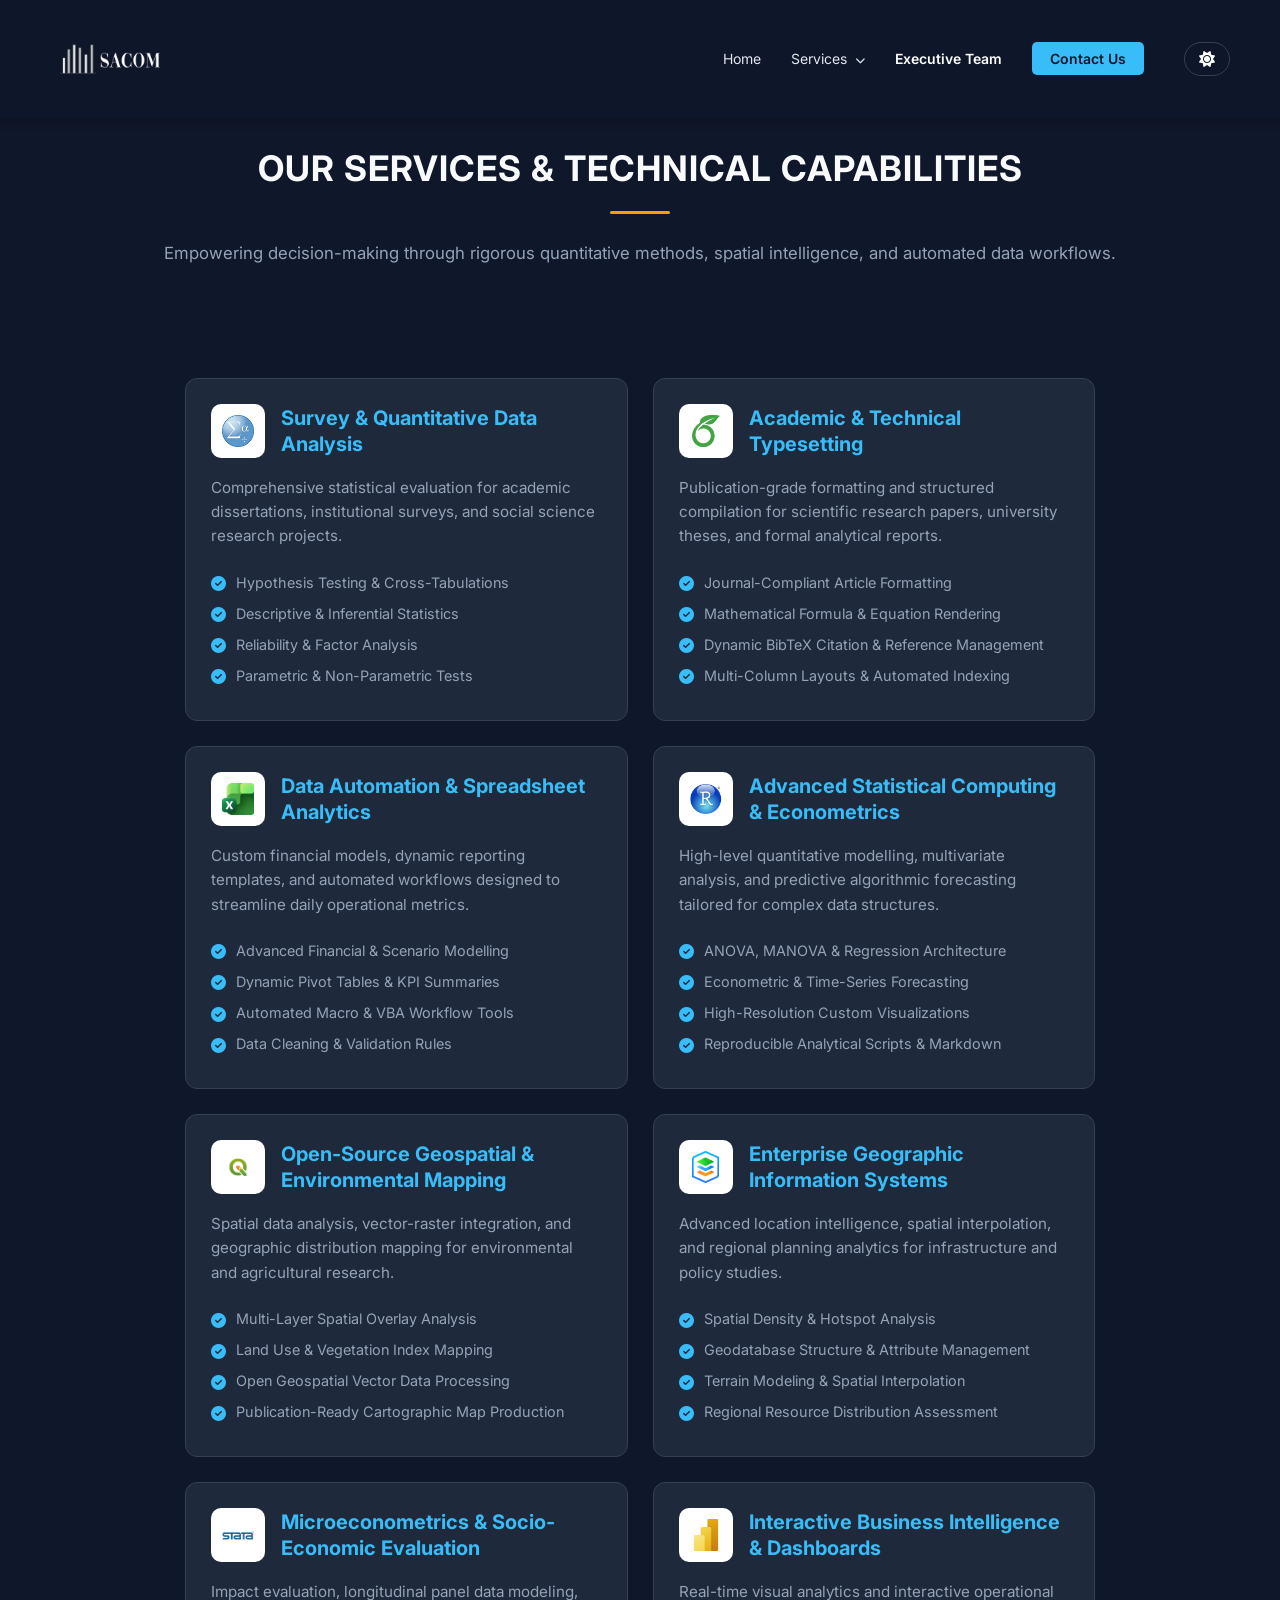
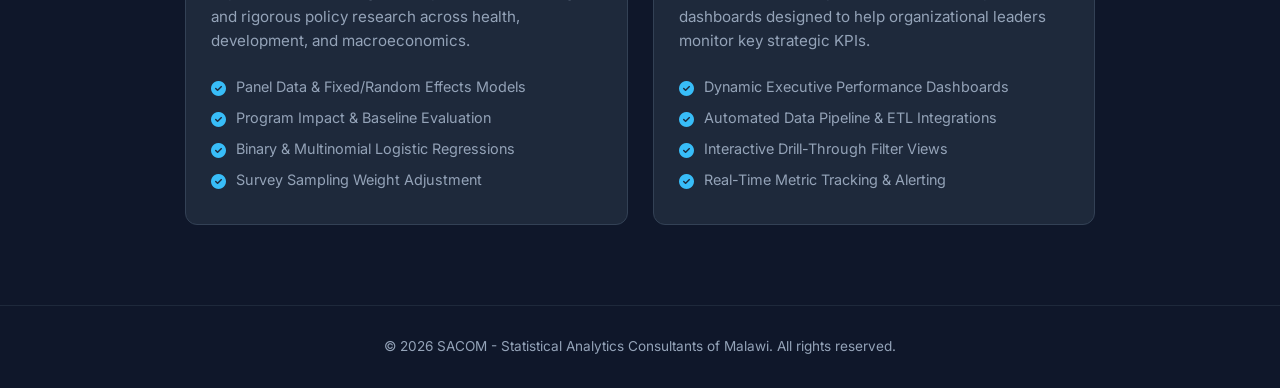
<file: services.html>
<!DOCTYPE html>
<html lang="en" data-theme="dark">
<head>
    <meta charset="UTF-8">
    <meta name="viewport" content="width=device-width, initial-scale=1.0">
    <title>Our Services - SACOM</title>
    <!-- Google Fonts -->
    <link href="https://fonts.googleapis.com/css2?family=Inter:wght@300;400;500;600;700;800&display=swap" rel="stylesheet">
    <!-- Font Awesome Icons -->
    <link rel="stylesheet" href="https://cdnjs.cloudflare.com/ajax/libs/font-awesome/6.4.0/css/all.min.css">
    <!-- External CSS -->
    <link rel="stylesheet" href="style.css">

    <style>
        /* MAIN CONTENT THEME VARIABLES (Excludes Navbar & Footer) */
        :root {
            --bg-main: #f8fafc;
            --bg-card: #ffffff;
            --text-primary: #0f172a;
            --text-secondary: #475569;
            --border-color: #e2e8f0;
            --accent-color: #0284c7;
        }

        [data-theme="dark"] {
            --bg-main: #0f172a;
            --bg-card: #1e293b;
            --text-primary: #f8fafc;
            --text-secondary: #94a3b8;
            --border-color: #334155;
            --accent-color: #38bdf8;
        }

        /* Prevent horizontal scroll & apply dynamic theme to main body canvas */
        html, body {
            overflow-x: hidden;
            width: 100%;
            margin: 0;
            padding: 0;
            background-color: var(--bg-main) !important;
            color: var(--text-primary) !important;
            transition: background-color 0.3s ease, color 0.3s ease;
        }

        /* Hero Header Dynamic Styling */
        .services-hero h1 {
            color: var(--text-primary) !important;
        }

        .services-hero p {
            color: var(--text-secondary) !important;
        }

        .hero-divider {
            width: 60px;
            height: 3px;
            background-color: #f59e0b;
            margin: 0 auto 25px auto;
        }

        /* Executive & Service Section Container */
        .exec-section, .services-section {
            max-width: 950px;
            margin: 0 auto 80px auto;
            padding: 0 20px;
            box-sizing: border-box;
        }

        .services-grid {
            display: grid;
            grid-template-columns: repeat(auto-fit, minmax(300px, 1fr));
            gap: 25px;
            width: 100%;
            box-sizing: border-box;
        }

        /* Card Dynamic Theming */
        .service-card {
            background-color: var(--bg-card);
            border-radius: 12px;
            border: 1px solid var(--border-color);
            padding: 25px;
            box-sizing: border-box;
            transition: background-color 0.3s ease, border-color 0.3s ease;
        }

        .service-card h3 {
            color: var(--accent-color) !important;
        }

        .service-card .card-desc {
            color: var(--text-secondary) !important;
            font-size: 0.95rem;
            line-height: 1.6;
        }

        .service-card .card-list {
            list-style: none;
            padding: 0;
            margin: 15px 0 0 0;
        }

        .service-card .card-list li {
            color: var(--text-secondary);
            font-size: 0.9rem;
            margin-bottom: 8px;
            display: flex;
            align-items: center;
            gap: 10px;
        }

        .service-card .card-list li i {
            color: var(--accent-color);
        }

        /* THEME TOGGLE BUTTON STYLES (Styled to match original dark navbar) */
        .theme-toggle-btn {
            background: transparent;
            border: 1px solid #334155;
            color: #ffffff;
            padding: 8px 14px;
            border-radius: 20px;
            cursor: pointer;
            font-size: 1rem;
            transition: all 0.3s ease;
            display: flex;
            align-items: center;
            justify-content: center;
            margin-left: 10px;
        }

        .theme-toggle-btn:hover {
            border-color: #38bdf8;
            color: #38bdf8;
        }

        /* MOBILE RESPONSIVE RULES (Screens <= 768px) */
        @media screen and (max-width: 768px) {
            .navbar {
                padding: 10px 15px !important;
                flex-direction: column !important;
                gap: 12px !important;
                position: relative !important;
            }

            .nav-links {
                flex-wrap: wrap !important;
                justify-content: center !important;
                gap: 12px !important;
                font-size: 0.85rem !important;
            }

            .services-hero {
                padding-top: 40px !important;
                padding-left: 15px !important;
                padding-right: 15px !important;
            }

            .services-hero h1 {
                font-size: 1.6rem !important;
            }

            .exec-section, .services-section {
                padding: 0 15px !important;
                margin-bottom: 40px !important;
            }

            .services-grid {
                grid-template-columns: 1fr !important;
                gap: 20px !important;
            }

            .service-card {
                padding: 20px !important;
                width: 100% !important;
            }
        }
    </style>
</head>
<body>

    <!-- NAVIGATION HEADER (Locked to original dark background & white text) -->
    <nav class="navbar" style="position: fixed; top: 0; width: 100%; background-color: rgba(15, 23, 42, 0.95); z-index: 1000;">
        <a href="index.html" class="logo">
            <img src="SACOM1.png" alt="SACOM Analytics Logo" class="logo-img">
        </a>
        <ul class="nav-links" style="display: flex; align-items: center;">
            <li><a href="index.html">Home</a></li>
            <li class="dropdown">
                <a href="javascript:void(0)" class="dropdown-toggle">Services <i class="fas fa-chevron-down dropdown-arrow"></i></a>
                <ul class="dropdown-menu">
                    <li><a href="services.html">All Services</a></li>
                    <li><a href="academic.html">Academic & Research Advisory</a></li>
                    <li><a href="corporate.html">Corporate & Business Analytics</a></li>
                    <li><a href="me_analytics.html">Monitoring, Evaluation & Development Analytics</a></li>
                    <li><a href="training.html">Software Training & Professional Capacity Building</a></li>
                </ul>
            </li>
            <li><a href="executive-team.html" style="color: #ffffff; font-weight: 600; text-decoration: none;">Executive Team</a></li>
            <li><a href="https://mail.google.com/mail/?view=cm&fs=1&to=sacom.consultants@gmail.com&su=Inquiry%20for%20SACOM" target="_blank" class="btn-contact" style="background-color: #38bdf8; color: #0f172a; padding: 8px 18px; border-radius: 5px; font-weight: 600; text-decoration: none;">Contact Us</a></li>
            
            <!-- THEME TOGGLE BUTTON -->
            <li>
                <button id="theme-toggle" class="theme-toggle-btn" aria-label="Toggle Theme">
                    <i class="fas fa-sun" id="theme-icon"></i>
                </button>
            </li>
        </ul>
    </nav>

    <!-- PAGE HERO HEADER -->
    <header class="services-hero" style="padding-top: 140px; text-align: center; max-width: 1000px; margin: 0 auto 40px auto; padding-left: 20px; padding-right: 20px;">
        <h1 style="font-size: 2.2rem; font-weight: 700; margin-bottom: 15px;">OUR SERVICES & TECHNICAL CAPABILITIES</h1>
        <div class="hero-divider"></div>
        <p style="font-size: 1.05rem; line-height: 1.7; margin-bottom: 30px;">Empowering decision-making through rigorous quantitative methods, spatial intelligence, and automated data workflows.</p>
    </header>

    <!-- 8 SERVICE CARDS GRID -->
    <section class="services-section">
        <div class="services-grid">

            <!-- Card 1: SPSS -->
            <div class="service-card" id="academic">
                <div class="card-header">
                    <div class="card-badge">
                        <img src="SPSS.png" alt="SPSS" class="package-logo">
                    </div>
                    <h3>Survey & Quantitative Data Analysis</h3>
                </div>
                <p class="card-desc">
                    Comprehensive statistical evaluation for academic dissertations, institutional surveys, and social science research projects.
                </p>
                <ul class="card-list">
                    <li><i class="fas fa-check-circle"></i> Hypothesis Testing & Cross-Tabulations</li>
                    <li><i class="fas fa-check-circle"></i> Descriptive & Inferential Statistics</li>
                    <li><i class="fas fa-check-circle"></i> Reliability & Factor Analysis</li>
                    <li><i class="fas fa-check-circle"></i> Parametric & Non-Parametric Tests</li>
                </ul>
            </div>

            <!-- Card 2: Overleaf -->
            <div class="service-card">
                <div class="card-header">
                    <div class="card-badge">
                        <img src="Overleafwebp.webp" alt="Overleaf" class="package-logo">
                    </div>
                    <h3>Academic & Technical Typesetting</h3>
                </div>
                <p class="card-desc">
                    Publication-grade formatting and structured compilation for scientific research papers, university theses, and formal analytical reports.
                </p>
                <ul class="card-list">
                    <li><i class="fas fa-check-circle"></i> Journal-Compliant Article Formatting</li>
                    <li><i class="fas fa-check-circle"></i> Mathematical Formula & Equation Rendering</li>
                    <li><i class="fas fa-check-circle"></i> Dynamic BibTeX Citation & Reference Management</li>
                    <li><i class="fas fa-check-circle"></i> Multi-Column Layouts & Automated Indexing</li>
                </ul>
            </div>

            <!-- Card 3: Excel -->
            <div class="service-card" id="data">
                <div class="card-header">
                    <div class="card-badge">
                        <img src="excel.webp" alt="Excel" class="package-logo">
                    </div>
                    <h3>Data Automation & Spreadsheet Analytics</h3>
                </div>
                <p class="card-desc">
                    Custom financial models, dynamic reporting templates, and automated workflows designed to streamline daily operational metrics.
                </p>
                <ul class="card-list">
                    <li><i class="fas fa-check-circle"></i> Advanced Financial & Scenario Modelling</li>
                    <li><i class="fas fa-check-circle"></i> Dynamic Pivot Tables & KPI Summaries</li>
                    <li><i class="fas fa-check-circle"></i> Automated Macro & VBA Workflow Tools</li>
                    <li><i class="fas fa-check-circle"></i> Data Cleaning & Validation Rules</li>
                </ul>
            </div>

            <!-- Card 4: R -->
            <div class="service-card">
                <div class="card-header">
                    <div class="card-badge">
                        <img src="R.webp" alt="R Software" class="package-logo">
                    </div>
                    <h3>Advanced Statistical Computing & Econometrics</h3>
                </div>
                <p class="card-desc">
                    High-level quantitative modelling, multivariate analysis, and predictive algorithmic forecasting tailored for complex data structures.
                </p>
                <ul class="card-list">
                    <li><i class="fas fa-check-circle"></i> ANOVA, MANOVA & Regression Architecture</li>
                    <li><i class="fas fa-check-circle"></i> Econometric & Time-Series Forecasting</li>
                    <li><i class="fas fa-check-circle"></i> High-Resolution Custom Visualizations</li>
                    <li><i class="fas fa-check-circle"></i> Reproducible Analytical Scripts & Markdown</li>
                </ul>
            </div>

            <!-- Card 5: QGIS -->
            <div class="service-card" id="spatial">
                <div class="card-header">
                    <div class="card-badge">
                        <img src="Q.webp" alt="QGIS" class="package-logo">
                    </div>
                    <h3>Open-Source Geospatial & Environmental Mapping</h3>
                </div>
                <p class="card-desc">
                    Spatial data analysis, vector-raster integration, and geographic distribution mapping for environmental and agricultural research.
                </p>
                <ul class="card-list">
                    <li><i class="fas fa-check-circle"></i> Multi-Layer Spatial Overlay Analysis</li>
                    <li><i class="fas fa-check-circle"></i> Land Use & Vegetation Index Mapping</li>
                    <li><i class="fas fa-check-circle"></i> Open Geospatial Vector Data Processing</li>
                    <li><i class="fas fa-check-circle"></i> Publication-Ready Cartographic Map Production</li>
                </ul>
            </div>

            <!-- Card 6: ArcMap -->
            <div class="service-card">
                <div class="card-header">
                    <div class="card-badge">
                        <img src="ArcGIS.webp" alt="ArcMap" class="package-logo">
                    </div>
                    <h3>Enterprise Geographic Information Systems</h3>
                </div>
                <p class="card-desc">
                    Advanced location intelligence, spatial interpolation, and regional planning analytics for infrastructure and policy studies.
                </p>
                <ul class="card-list">
                    <li><i class="fas fa-check-circle"></i> Spatial Density & Hotspot Analysis</li>
                    <li><i class="fas fa-check-circle"></i> Geodatabase Structure & Attribute Management</li>
                    <li><i class="fas fa-check-circle"></i> Terrain Modeling & Spatial Interpolation</li>
                    <li><i class="fas fa-check-circle"></i> Regional Resource Distribution Assessment</li>
                </ul>
            </div>

            <!-- Card 7: Stata -->
            <div class="service-card">
                <div class="card-header">
                    <div class="card-badge">
                        <img src="Stata.png" alt="Stata" class="package-logo">
                    </div>
                    <h3>Microeconometrics & Socio-Economic Evaluation</h3>
                </div>
                <p class="card-desc">
                    Impact evaluation, longitudinal panel data modeling, and rigorous policy research across health, development, and macroeconomics.
                </p>
                <ul class="card-list">
                    <li><i class="fas fa-check-circle"></i> Panel Data & Fixed/Random Effects Models</li>
                    <li><i class="fas fa-check-circle"></i> Program Impact & Baseline Evaluation</li>
                    <li><i class="fas fa-check-circle"></i> Binary & Multinomial Logistic Regressions</li>
                    <li><i class="fas fa-check-circle"></i> Survey Sampling Weight Adjustment</li>
                </ul>
            </div>

            <!-- Card 8: Power BI -->
            <div class="service-card" id="business">
                <div class="card-header">
                    <div class="card-badge">
                        <img src="PowerBI.webp" alt="Power BI" class="package-logo">
                    </div>
                    <h3>Interactive Business Intelligence & Dashboards</h3>
                </div>
                <p class="card-desc">
                    Real-time visual analytics and interactive operational dashboards designed to help organizational leaders monitor key strategic KPIs.
                </p>
                <ul class="card-list">
                    <li><i class="fas fa-check-circle"></i> Dynamic Executive Performance Dashboards</li>
                    <li><i class="fas fa-check-circle"></i> Automated Data Pipeline & ETL Integrations</li>
                    <li><i class="fas fa-check-circle"></i> Interactive Drill-Through Filter Views</li>
                    <li><i class="fas fa-check-circle"></i> Real-Time Metric Tracking & Alerting</li>
                </ul>
            </div>

        </div>
    </section>

    <!-- FOOTER SECTION (Locked to original dark background) -->
    <footer style="background-color: #0f172a; border-top: 1px solid #1e293b; padding: 30px 20px; text-align: center;">
        <p style="color: #94a3b8; font-size: 0.85rem; margin: 0;">
            &copy; <span id="current-year">2026</span> SACOM - Statistical Analytics Consultants of Malawi. All rights reserved.
        </p>
    </footer>

    <!-- FLOATING BACK-TO-TOP BUTTON -->
    <a href="#top" id="backToTop" class="back-to-top" aria-label="Back to Top">
        <i class="fas fa-arrow-up"></i>
    </a>


    <!-- External JavaScript -->
    <script src="script.js"></script>
</body>
</html>
</file>
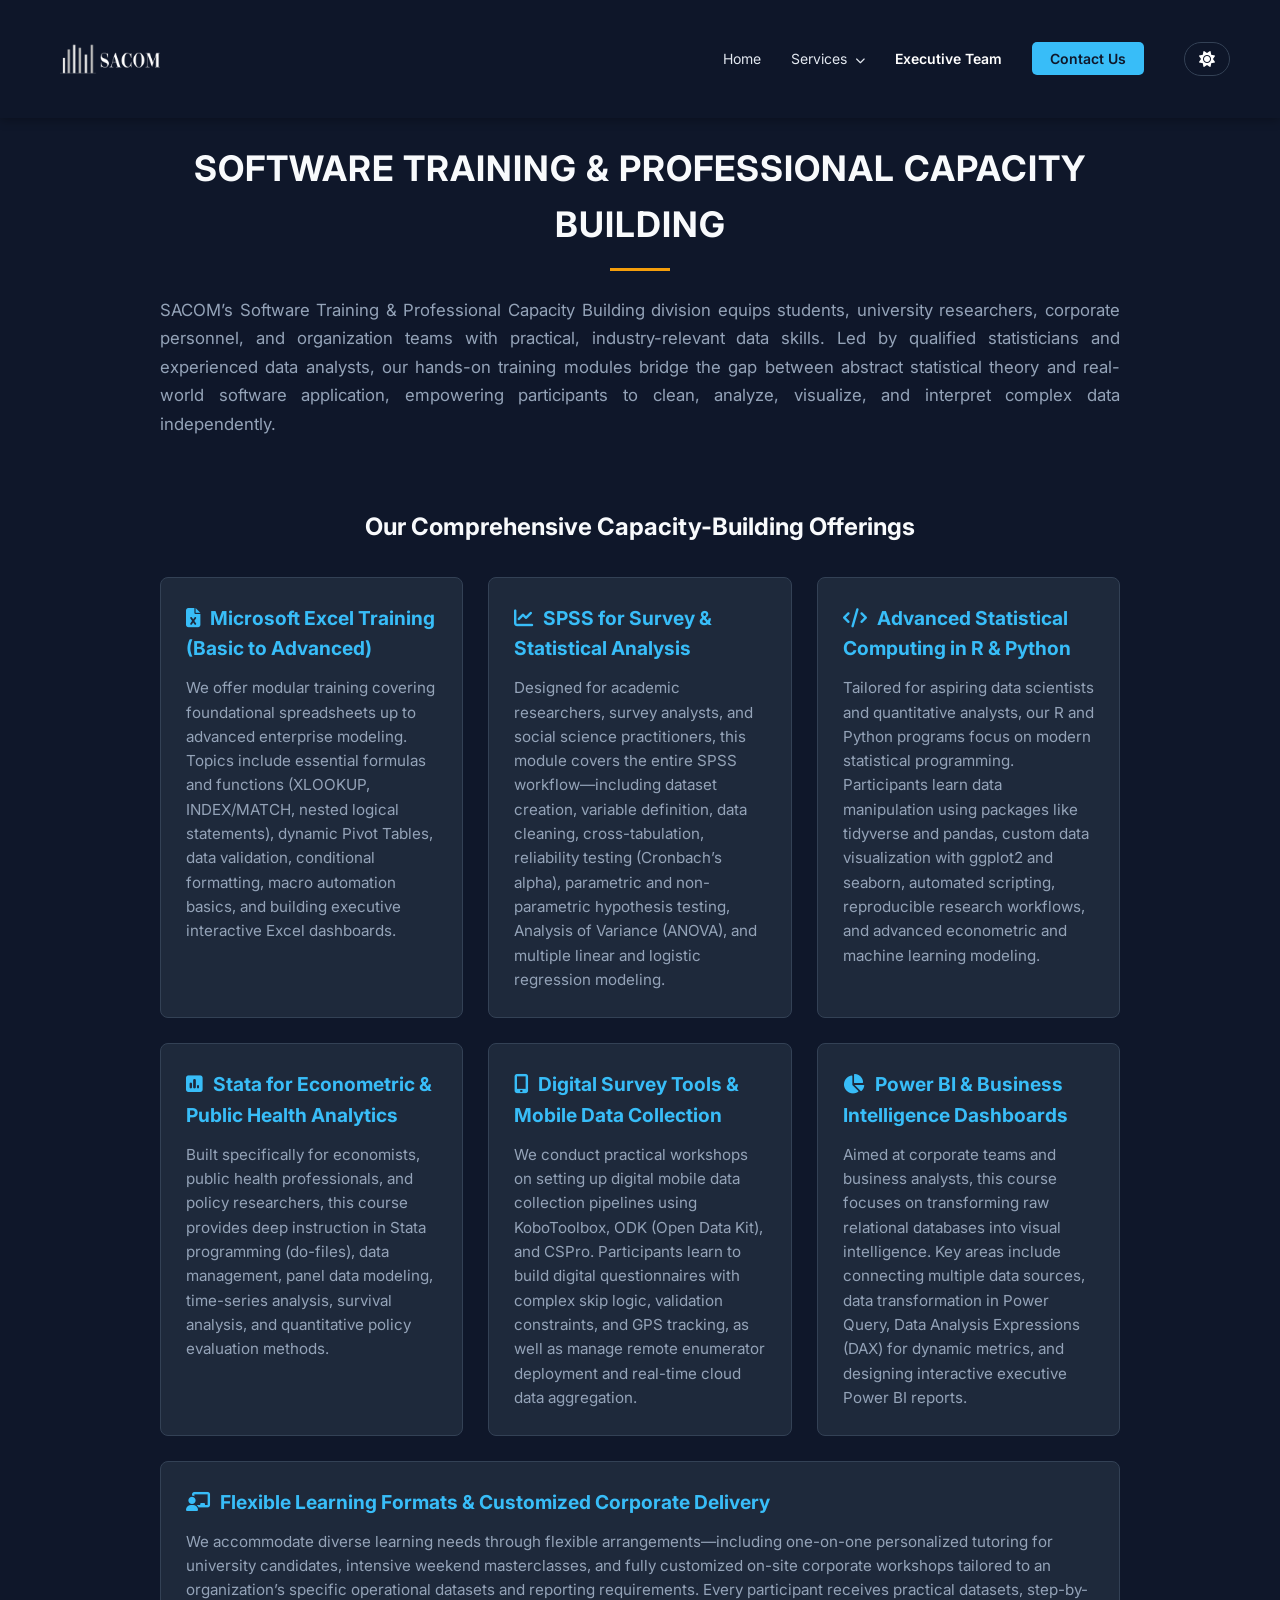
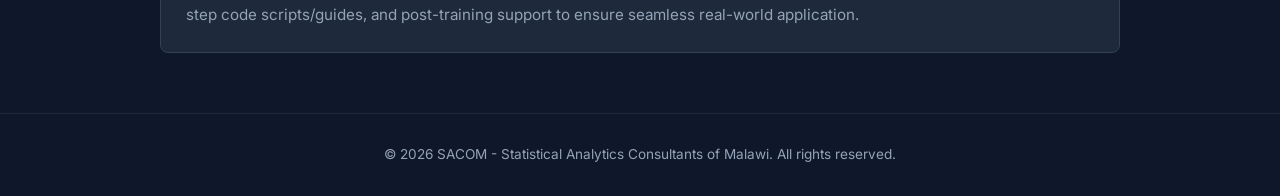
<file: training.html>
<!DOCTYPE html>
<html lang="en" data-theme="dark">
<head>
    <meta charset="UTF-8">
    <meta name="viewport" content="width=device-width, initial-scale=1.0">
    <title>Software Training & Professional Capacity Building - SACOM Analytics</title>
    <!-- Google Fonts -->
    <link href="https://fonts.googleapis.com/css2?family=Inter:wght@300;400;500;600;700&display=swap" rel="stylesheet">
    <!-- Font Awesome Icons -->
    <link rel="stylesheet" href="https://cdnjs.cloudflare.com/ajax/libs/font-awesome/6.4.0/css/all.min.css">
    <!-- External CSS -->
    <link rel="stylesheet" href="style.css">

    <style>
        /* MAIN CONTENT THEME VARIABLES (Excludes Navbar & Footer) */
        :root {
            --bg-main: #f8fafc;
            --bg-card: #ffffff;
            --text-primary: #0f172a;
            --text-secondary: #475569;
            --border-color: #e2e8f0;
            --accent-color: #0284c7;
        }

        [data-theme="dark"] {
            --bg-main: #0f172a;
            --bg-card: #1e293b;
            --text-primary: #f8fafc;
            --text-secondary: #94a3b8;
            --border-color: #334155;
            --accent-color: #38bdf8;
        }

        /* Prevent horizontal scroll & apply dynamic theme to main body canvas */
        html, body {
            overflow-x: hidden;
            width: 100%;
            margin: 0;
            padding: 0;
            background-color: var(--bg-main) !important;
            color: var(--text-primary) !important;
            transition: background-color 0.3s ease, color 0.3s ease;
        }

        .services-container {
            max-width: 1000px;
            margin: 0 auto 60px auto;
            padding: 0 20px;
            box-sizing: border-box;
        }

        .services-grid {
            display: grid;
            grid-template-columns: repeat(auto-fit, minmax(300px, 1fr));
            gap: 25px;
            width: 100%;
            box-sizing: border-box;
        }

        .service-card {
            background-color: var(--bg-card);
            padding: 25px;
            border-radius: 8px;
            border: 1px solid var(--border-color);
            box-sizing: border-box;
            transition: background-color 0.3s ease, border-color 0.3s ease;
        }

        .service-card h3 {
            color: var(--accent-color) !important;
        }

        .service-card p {
            color: var(--text-secondary) !important;
        }

        /* THEME TOGGLE BUTTON STYLES (Styled to match original dark navbar) */
        .theme-toggle-btn {
            background: transparent;
            border: 1px solid #334155;
            color: #ffffff;
            padding: 8px 14px;
            border-radius: 20px;
            cursor: pointer;
            font-size: 1rem;
            transition: all 0.3s ease;
            display: flex;
            align-items: center;
            justify-content: center;
            margin-left: 10px;
        }

        .theme-toggle-btn:hover {
            border-color: #38bdf8;
            color: #38bdf8;
        }

        /* MOBILE RESPONSIVE RULES (Screens <= 768px) */
        @media screen and (max-width: 768px) {
            .navbar {
                padding: 10px 15px !important;
                flex-direction: column !important;
                gap: 12px !important;
                position: relative !important;
            }

            .nav-links {
                flex-wrap: wrap !important;
                justify-content: center !important;
                gap: 12px !important;
                font-size: 0.85rem !important;
            }

            .services-hero {
                padding-top: 40px !important;
                padding-left: 15px !important;
                padding-right: 15px !important;
            }

            .services-hero h1 {
                font-size: 1.6rem !important;
            }

            .services-container {
                padding: 0 15px !important;
            }

            .services-grid {
                grid-template-columns: 1fr !important; /* Force single column on mobile */
                gap: 20px !important;
            }

            .service-card {
                padding: 20px !important;
                width: 100% !important;
            }

            .service-card p {
                font-size: 0.9rem !important;
                line-height: 1.5 !important;
            }
        }
    </style>
</head>
<body>

    <!-- NAVIGATION HEADER (Locked to original dark background & white text) -->
    <nav class="navbar" style="position: fixed; top: 0; width: 100%; background-color: rgba(15, 23, 42, 0.95); z-index: 1000;">
        <a href="index.html" class="logo">
            <img src="SACOM1.png" alt="SACOM Analytics Logo" class="logo-img">
        </a>
        <ul class="nav-links" style="display: flex; align-items: center;">
            <li><a href="index.html">Home</a></li>
            <li class="dropdown">
                <a href="javascript:void(0)" class="dropdown-toggle">Services <i class="fas fa-chevron-down dropdown-arrow"></i></a>
                <ul class="dropdown-menu">
                    <li><a href="services.html">All Services</a></li>
                    <li><a href="academic.html">Academic & Research Advisory</a></li>
                    <li><a href="corporate.html">Corporate & Business Analytics</a></li>
                    <li><a href="me_analytics.html">Monitoring, Evaluation & Development Analytics</a></li>
                    <li><a href="training.html">Software Training & Professional Capacity Building</a></li>
                </ul>
            </li>
            <li><a href="executive-team.html" style="color: #ffffff; font-weight: 600; text-decoration: none;">Executive Team</a></li>
            <li><a href="https://mail.google.com/mail/?view=cm&fs=1&to=sacom.consultants@gmail.com&su=Inquiry%20for%20SACOM" target="_blank" class="btn-contact" style="background-color: #38bdf8; color: #0f172a; padding: 8px 18px; border-radius: 5px; font-weight: 600; text-decoration: none;">Contact Us</a></li>
            
            <!-- THEME TOGGLE BUTTON -->
            <li>
                <button id="theme-toggle" class="theme-toggle-btn" aria-label="Toggle Theme">
                    <i class="fas fa-sun" id="theme-icon"></i>
                </button>
            </li>
        </ul>
    </nav>

    <!-- PAGE HERO SECTION -->
    <section class="services-hero" style="padding-top: 140px; text-align: center; max-width: 1000px; margin: 0 auto; padding-left: 20px; padding-right: 20px;">
        <h1 style="color: var(--text-primary); font-size: 2.2rem; font-weight: 700; margin-bottom: 15px;">Software Training & Professional Capacity Building</h1>
        <div style="width: 60px; height: 3px; background-color: #f59e0b; margin: 0 auto 25px auto;"></div>
        <p style="color: var(--text-secondary); font-size: 1.05rem; line-height: 1.7; text-align: justify; margin-bottom: 30px;">
            SACOM’s Software Training & Professional Capacity Building division equips students, university researchers, corporate personnel, and organization teams with practical, industry-relevant data skills. Led by qualified statisticians and experienced data analysts, our hands-on training modules bridge the gap between abstract statistical theory and real-world software application, empowering participants to clean, analyze, visualize, and interpret complex data independently.
        </p>
    </section>

    <!-- DETAILED SERVICES LIST SECTION -->
    <section class="services-container">
        <h2 style="color: var(--text-primary); font-size: 1.5rem; margin-bottom: 30px; text-align: center;">Our Comprehensive Capacity-Building Offerings</h2>
        
        <div class="services-grid">
            
            <!-- Offering 1 -->
            <div class="service-card">
                <h3 style="font-size: 1.2rem; margin-bottom: 12px;"><i class="fas fa-file-excel" style="margin-right: 10px;"></i>Microsoft Excel Training (Basic to Advanced)</h3>
                <p style="font-size: 0.95rem; line-height: 1.6;">
                    We offer modular training covering foundational spreadsheets up to advanced enterprise modeling. Topics include essential formulas and functions (XLOOKUP, INDEX/MATCH, nested logical statements), dynamic Pivot Tables, data validation, conditional formatting, macro automation basics, and building executive interactive Excel dashboards.
                </p>
            </div>

            <!-- Offering 2 -->
            <div class="service-card">
                <h3 style="font-size: 1.2rem; margin-bottom: 12px;"><i class="fas fa-chart-line" style="margin-right: 10px;"></i>SPSS for Survey & Statistical Analysis</h3>
                <p style="font-size: 0.95rem; line-height: 1.6;">
                    Designed for academic researchers, survey analysts, and social science practitioners, this module covers the entire SPSS workflow—including dataset creation, variable definition, data cleaning, cross-tabulation, reliability testing (Cronbach’s alpha), parametric and non-parametric hypothesis testing, Analysis of Variance (ANOVA), and multiple linear and logistic regression modeling.
                </p>
            </div>

            <!-- Offering 3 -->
            <div class="service-card">
                <h3 style="font-size: 1.2rem; margin-bottom: 12px;"><i class="fas fa-code" style="margin-right: 10px;"></i>Advanced Statistical Computing in R & Python</h3>
                <p style="font-size: 0.95rem; line-height: 1.6;">
                    Tailored for aspiring data scientists and quantitative analysts, our R and Python programs focus on modern statistical programming. Participants learn data manipulation using packages like tidyverse and pandas, custom data visualization with ggplot2 and seaborn, automated scripting, reproducible research workflows, and advanced econometric and machine learning modeling.
                </p>
            </div>

            <!-- Offering 4 -->
            <div class="service-card">
                <h3 style="font-size: 1.2rem; margin-bottom: 12px;"><i class="fas fa-square-poll-vertical" style="margin-right: 10px;"></i>Stata for Econometric & Public Health Analytics</h3>
                <p style="font-size: 0.95rem; line-height: 1.6;">
                    Built specifically for economists, public health professionals, and policy researchers, this course provides deep instruction in Stata programming (do-files), data management, panel data modeling, time-series analysis, survival analysis, and quantitative policy evaluation methods.
                </p>
            </div>

            <!-- Offering 5 -->
            <div class="service-card">
                <h3 style="font-size: 1.2rem; margin-bottom: 12px;"><i class="fas fa-mobile-screen-button" style="margin-right: 10px;"></i>Digital Survey Tools & Mobile Data Collection</h3>
                <p style="font-size: 0.95rem; line-height: 1.6;">
                    We conduct practical workshops on setting up digital mobile data collection pipelines using KoboToolbox, ODK (Open Data Kit), and CSPro. Participants learn to build digital questionnaires with complex skip logic, validation constraints, and GPS tracking, as well as manage remote enumerator deployment and real-time cloud data aggregation.
                </p>
            </div>

            <!-- Offering 6 -->
            <div class="service-card">
                <h3 style="font-size: 1.2rem; margin-bottom: 12px;"><i class="fas fa-chart-pie" style="margin-right: 10px;"></i>Power BI & Business Intelligence Dashboards</h3>
                <p style="font-size: 0.95rem; line-height: 1.6;">
                    Aimed at corporate teams and business analysts, this course focuses on transforming raw relational databases into visual intelligence. Key areas include connecting multiple data sources, data transformation in Power Query, Data Analysis Expressions (DAX) for dynamic metrics, and designing interactive executive Power BI reports.
                </p>
            </div>

        </div>

        <!-- Offering 7 (Full Width Callout) -->
        <div class="service-card" style="margin-top: 25px;">
            <h3 style="font-size: 1.2rem; margin-bottom: 12px;"><i class="fas fa-chalkboard-user" style="margin-right: 10px;"></i>Flexible Learning Formats & Customized Corporate Delivery</h3>
            <p style="font-size: 0.95rem; line-height: 1.6;">
                We accommodate diverse learning needs through flexible arrangements—including one-on-one personalized tutoring for university candidates, intensive weekend masterclasses, and fully customized on-site corporate workshops tailored to an organization’s specific operational datasets and reporting requirements. Every participant receives practical datasets, step-by-step code scripts/guides, and post-training support to ensure seamless real-world application.
            </p>
        </div>

    </section>

    <!-- FOOTER SECTION (Locked to original dark background) -->
    <footer style="background-color: #0f172a; border-top: 1px solid #1e293b; padding: 30px 20px; text-align: center;">
        <p style="color: #94a3b8; font-size: 0.85rem; margin: 0;">
            &copy; <span id="current-year">2026</span> SACOM - Statistical Analytics Consultants of Malawi. All rights reserved.
        </p>
    </footer>

    <!-- FLOATING BACK-TO-TOP BUTTON -->
    <a href="#top" id="backToTop" class="back-to-top" aria-label="Back to Top">
        <i class="fas fa-arrow-up"></i>
    </a>


    <!-- External JavaScript -->
    <script src="script.js"></script>
</body>
</html>
</file>
<file: style.css>
/* --- RESET & GLOBAL STYLES --- */
* {
    margin: 0;
    padding: 0;
    box-sizing: border-box;
    font-family: 'Inter', sans-serif;
    scroll-behavior: smooth;
}

body {
    color: #333333;
    background-color: #f8fafc;
    line-height: 1.6;
}

a {
    text-decoration: none;
    color: inherit;
}

/* --- HERO SECTION --- */
.hero-section {
    position: relative; /* Changed back from sticky */
    min-height: 650px;
    background: linear-gradient(rgba(15, 23, 42, 0.82), rgba(15, 23, 42, 0.82)), 
                url('https://images.unsplash.com/photo-1486406146926-c627a92ad1ab?q=80&w=2070&auto=format&fit=crop') no-repeat center center/cover;
    color: #ffffff;
    padding: 120px 80px 120px 80px;
}

/* --- SERVICES PAGE HERO --- */
.services-hero {
    padding-top: 140px !important;
    padding-bottom: 40px;
    text-align: center;
}

/* Navigation Header */
.navbar {
    position: fixed;
    top: 0;
    left: 0;
    width: 100%;
    z-index: 1000;
    background-color: rgba(15, 23, 42, 0.95); /* Dark background keeps text visible while scrolling */
    display: flex;
    justify-content: space-between;
    align-items: center;
    padding: 9px 50px;
    box-shadow: 0 2px 10px rgba(0, 0, 0, 0.3);
}

.logo {
    display: flex;
    align-items: center;
    gap: 12px;
    font-weight: 700;
    letter-spacing: 1.5px;
    font-size: 20px;
}

.logo-subtext {
    font-size: 10px; 
    font-weight: 300; 
    letter-spacing: 3px; 
    display: block; 
    margin-top: -4px;
}

.logo-icon {
    font-size: 28px;
    color: #ffffff;
}

.nav-links {
    display: flex;
    align-items: center;
    gap: 30px;
    list-style: none;
    font-size: 14px;
    font-weight: 400;
    color: #e2e8f0;
}

.nav-links a:hover {
    color: #ffffff;
}

.btn-contact {
    background-color: #4f709c;
    color: white;
    padding: 8px 18px;
    border-radius: 4px;
    transition: background 0.3s;
}

.btn-contact:hover {
    background-color: #213555;
}

/* Hero Content */
.hero-content {
    max-width: 650px;
    margin-top: 150px;
}

.hero-title {
    font-size: 48px;
    font-weight: 700;
    line-height: 1.15;
    margin-bottom: 20px;
}

.hero-subtitle {
    font-size: 16px;
    color: #cbd5e1;
    margin-bottom: 35px;
    font-weight: 300;
}

.hero-buttons {
    display: flex;
    gap: 15px;
}

.btn-primary {
    background-color: #5b8fb9;
    color: white;
    padding: 12px 28px;
    border-radius: 4px;
    font-weight: 500;
    font-size: 14px;
    transition: background 0.3s;
}

.btn-primary:hover {
    background-color: #4f709c;
}

.btn-secondary {
    background-color: rgba(15, 23, 42, 0.6);
    border: 1px solid rgba(255, 255, 255, 0.2);
    color: white;
    padding: 12px 28px;
    border-radius: 4px;
    font-weight: 500;
    font-size: 14px;
    transition: border-color 0.3s;
}

.btn-secondary:hover {
    border-color: #ffffff;
}

/* --- SERVICES CARDS SECTION --- */
.top-cards-container {
    max-width: 1100px;
    margin: -90px auto 0 auto;
    position: relative;
    z-index: 10;
    display: grid;
    grid-template-columns: repeat(3, 1fr);
    gap: 25px;
    padding: 0 20px;
}

.top-card {
    background: #ffffff;
    padding: 35px 25px 30px 25px;
    border-radius: 6px;
    text-align: center;
    box-shadow: 0 10px 25px rgba(0, 0, 0, 0.08);
    display: flex;
    flex-direction: column;
    align-items: center;
    transition: transform 0.3s ease;
}

.top-card:hover {
    transform: translateY(-5px);
}

.top-card .card-icon {
    font-size: 28px;
    color: #30475e;
    margin-bottom: 20px;
    width: 60px;
    height: 60px;
    border-radius: 50%;
    border: 1px solid #e2e8f0;
    display: flex;
    align-items: center;
    justify-content: center;
}

.top-card h3 {
    font-size: 17px;
    font-weight: 600;
    color: #1e293b;
    margin-bottom: 12px;
}

.top-card p {
    font-size: 12px;
    color: #64748b;
    line-height: 1.5;
    margin-bottom: 25px;
}

.btn-card {
    background-color: #4f709c;
    color: white;
    padding: 8px 24px;
    border-radius: 4px;
    font-size: 13px;
    font-weight: 500;
    margin-top: auto;
}

/* --- CONSULTING FOCUS SECTION --- */
.focus-section {
    padding: 80px 20px;
    text-align: center;
    background-color: #f1f5f9;
}

.section-title {
    font-size: 16px;
    letter-spacing: 2px;
    color: #64748b;
    text-transform: uppercase;
    font-weight: 600;
    margin-bottom: 50px;
}

.focus-grid {
    max-width: 1100px;
    margin: 0 auto;
    display: grid;
    grid-template-columns: repeat(4, 1fr);
    gap: 20px;
}

.focus-item {
    display: flex;
    flex-direction: column;
    align-items: center;
    padding: 10px;
}

.focus-icon {
    font-size: 30px;
    color: #4f709c;
    margin-bottom: 15px;
}

.focus-item h4 {
    font-size: 16px;
    font-weight: 600;
    color: #1e293b;
    margin-bottom: 10px;
}

.focus-item p {
    font-size: 11.5px;
    color: #64748b;
    line-height: 1.5;
    margin-bottom: 20px;
}

.btn-link {
    background-color: #e2e8f0;
    color: #475569;
    padding: 6px 16px;
    border-radius: 4px;
    font-size: 11px;
    font-weight: 500;
}

/* --- RECENT PROJECTS SECTION --- */
.projects-section {
    background-color: #0f172a;
    padding: 70px 20px 90px 20px;
    text-align: center;
}

.projects-section .section-title {
    color: #cbd5e1;
}

.projects-grid {
    max-width: 1100px;
    margin: 0 auto;
    display: grid;
    grid-template-columns: repeat(3, 1fr);
    gap: 25px;
}

.project-card {
    background-color: #ffffff;
    border-radius: 6px;
    overflow: hidden;
    text-align: left;
    display: flex;
    flex-direction: column;
}

.project-img {
    width: 100%;
    height: 180px;
    object-fit: cover;
}

.project-body {
    padding: 20px;
    display: flex;
    flex-direction: column;
    flex-grow: 1;
}

.project-body h4 {
    font-size: 14px;
    font-weight: 600;
    color: #1e293b;
    margin-bottom: 8px;
}

.project-body p {
    font-size: 11px;
    color: #64748b;
    margin-bottom: 20px;
    line-height: 1.4;
}

.btn-view {
    background-color: #5b8fb9;
    color: white;
    padding: 6px 20px;
    border-radius: 4px;
    font-size: 12px;
    width: fit-content;
    margin-top: auto;
}

/* Responsive Layout Adjustments */
@media (max-width: 900px) {
    .top-cards-container, .focus-grid, .projects-grid {
        grid-template-columns: repeat(2, 1fr);
    }
}
@media (max-width: 600px) {
    .hero-section { padding: 20px 20px 100px 20px; }
    .top-cards-container, .focus-grid, .projects-grid {
        grid-template-columns: 1fr;
    }
}

/* Logo Styling */
.logo {
    display: flex;
    align-items: center;
}

.logo-img {
    height: 100px;
    width: 120px;
    object-fit: contain;
}

/* --- ABOUT PAGE STYLES --- */
.about-container {
    max-width: 900px;
    margin: 60px auto;
    padding: 0 20px;
}

.about-content-card {
    background-color: #0f172a;
    padding: 50px 40px;
    border-radius: 8px;
    box-shadow: 0 10px 30px rgba(0, 0, 0, 0.05);
}

.about-title {
    font-size: 32px;
    font-weight: 700;
    color: #7697e3;
    margin-bottom: 10px;
}

.title-underline {
    width: 60px;
    height: 4px;
    background-color: #5b8fb9;
    margin-bottom: 30px;
    border-radius: 2px;
}

.about-text {
    font-size: 16px;
    color: #ffffff;
    line-height: 1.8;
    margin-bottom: 20px;
}

/* --- PRELOADER STYLES --- */
#preloader {
    position: fixed;
    top: 0;
    left: 0;
    width: 100%;
    height: 100vh;
    background-color: #0f172a;
    display: flex;
    justify-content: center;
    align-items: center;
    z-index: 9999;
    transition: opacity 0.6s ease, visibility 0.6s ease;
}

#preloader.fade-out {
    opacity: 0;
    visibility: hidden;
}

.loader-content {
    text-align: center;
    display: flex;
    flex-direction: column;
    align-items: center;
}

/* Animated Logo inside Preloader */
.loader-logo {
    height: 500px; /* Adjust height to match your desired logo size */
    width: auto;
    object-fit: contain;
    animation: logoFloat 3s ease-in-out infinite alternate;
}

/* Vertical Floating Animation with Soft Glow Effect */
@keyframes logoFloat {
    0% {
        transform: translateY(0);
        filter: drop-shadow(0 2px 4px rgba(56, 189, 248, 0.2));
    }
    100% {
        transform: translateY(-12px);
        filter: drop-shadow(0 10px 20px rgba(76, 186, 233, 0.4));
    }
}

/* Loading Bar */
.progress-container {
    width: 220px;
    height: 4px;
    background-color: rgba(255, 255, 255, 0.1);
    border-radius: 4px;
    margin: 5px 0 12px 0;
    overflow: hidden;
}

.progress-bar {
    width: 0%;
    height: 100%;
    background-color: #38bdf8;
    border-radius: 4px;
    animation: fillProgress 2s ease-in-out forwards;
}

@keyframes fillProgress {
    0% { width: 0%; }
    50% { width: 60%; }
    100% { width: 100%; }
}

.loader-text {
    color: #94a3b8;
    font-size: 12px;
    font-weight: 600;
    letter-spacing: 2px;
}

/* --- DROPDOWN NAVIGATION --- */
.nav-links li.dropdown {
    position: relative;
}

.dropdown-arrow {
    font-size: 10px;
    margin-left: 4px;
    transition: transform 0.3s ease;
}

/* Hide menu by default */
.dropdown-menu {
    position: absolute;
    top: 100%;
    left: 0;
    background-color: #0f172a; /* Matches navbar background */
    min-width: 200px;
    padding: 10px 0;
    margin-top: 10px;
    border-radius: 6px;
    box-shadow: 0 10px 25px rgba(0, 0, 0, 0.3);
    list-style: none;
    opacity: 0;
    visibility: hidden;
    transform: translateY(10px);
    transition: all 0.3s ease;
    z-index: 1001;
}

/* Dropdown menu items styling */
.dropdown-menu li {
    width: 100%;
}

.dropdown-menu li a {
    display: block;
    padding: 10px 20px;
    color: #cbd5e1;
    font-size: 14px;
    white-space: nowrap;
    transition: background-color 0.2s ease, color 0.2s ease;
}

.dropdown-menu li a:hover {
    background-color: #1e293b;
    color: #38bdf8;
}

/* Display menu on hover */
.dropdown:hover .dropdown-menu {
    opacity: 1;
    visibility: visible;
    transform: translateY(0);
}

.dropdown:hover .dropdown-arrow {
    transform: rotate(180deg);
}

/* --- SERVICES PAGE STYLES --- */
body.services-page {
    background-color: #ffffff;
    color: #e2e8f0;
    font-family: 'Inter', sans-serif;
}

.services-hero {
    text-align: center;
    padding: 60px 20px 40px;
    max-width: 900px;
    margin: 0 auto;
}

.services-hero h1 {
    font-size: 32px;
    font-weight: 800;
    letter-spacing: 1px;
    color: #1e293b;
    text-transform: uppercase;
}

.hero-divider {
    width: 70px;
    height: 4px;
    background-color: #f59e0b; /* Gold/Yellow accent bar */
    margin: 15px auto 20px;
    border-radius: 2px;
}

.services-hero p {
    color: #000000;
    font-size: 16px;
    line-height: 1.6;
}

/* 2-Column Grid Layout matching reference template */
.services-section {
    max-width: 1200px;
    margin: 0 auto;
    padding: 20px 20px 80px;
}

.services-grid {
    display: grid;
    grid-template-columns: repeat(2, 1fr);
    gap: 30px;
}

@media (max-width: 900px) {
    .services-grid {
        grid-template-columns: 1fr;
    }
}

/* Individual Card Design */
.service-card {
    background-color: #131f37;
    border: 1px solid #1e2d4a;
    border-radius: 12px;
    padding: 30px;
    transition: transform 0.3s ease, box-shadow 0.3s ease, border-color 0.3s ease;
}

.service-card:hover {
    transform: translateY(-5px);
    border-color: #38bdf8;
    box-shadow: 0 12px 30px rgba(0, 0, 0, 0.4);
}

.card-header {
    display: flex;
    align-items: center;
    gap: 16px;
    margin-bottom: 18px;
}

/* Badge for Logos (Golden yellow container like template image) */
.card-badge {
    width: 54px;
    height: 54px;
    background-color: #ffffff;
    border-radius: 10px;
    display: flex;
    align-items: center;
    justify-content: center;
    flex-shrink: 0;
}

.package-logo {
    width: 32px;
    height: 32px;
    object-fit: contain;
}

.card-header h3 {
    font-size: 20px;
    font-weight: 700;
    color: #ffffff;
    line-height: 1.3;
}

.card-desc {
    color: #94a3b8;
    font-size: 14px;
    line-height: 1.6;
    margin-bottom: 22px;
}

/* Bullet list with turquoise icons */
.card-list {
    list-style: none;
    padding: 0;
    margin: 0;
}

.card-list li {
    font-size: 14px;
    color: #cbd5e1;
    margin-bottom: 10px;
    display: flex;
    align-items: flex-start;
    gap: 10px;
}

.card-list li i {
    color: #38bdf8; /* Soft blue checkmark */
    font-size: 15px;
    margin-top: 3px;
}

/* ==========================================
   MOBILE & RESPONSIVE LAYOUT FIXES
   ========================================== */

/* Prevent horizontal page scrolling */
html, body {
    width: 100%;
    overflow-x: hidden;
}

/* Adjust layout on screens 768px wide or smaller */
@media screen and (max-width: 768px) {

    /* 1. Fix Executive Cards (Stack image above text) */
    div[style*="display: flex; gap: 35px"] {
        flex-direction: column !important;
        align-items: center !important;
        text-align: center !important;
        padding: 20px !important;
        gap: 20px !important;
    }

    /* Center bullet points inside stacked cards */
    div[style*="display: flex; gap: 35px"] ul {
        text-align: left !important;
        padding-left: 20px !important;
    }


    /* 2. Fix Grid Cards (Services & Capacity Building) */
    div[style*="grid-template-columns"] {
        grid-template-columns: 1fr !important; /* Force single column on mobile */
        gap: 15px !important;
    }

    /* 3. Adjust Hero Typography & Spacing */
    .services-hero, section {
        padding-left: 15px !important;
        padding-right: 15px !important;
    }

    h1 {
        font-size: 1.75rem !important;
        line-height: 1.3 !important;
    }

    h2 {
        font-size: 1.4rem !important;
    }

    p {
        font-size: 0.95rem !important;
        text-align: left !important; /* Avoid stretched text justification on mobile */
    }

    /* 4. Fix Navbar Overflow on Mobile */
    .navbar {
        padding: 12px 15px !important;
        flex-wrap: wrap;
    }

    .nav-links {
        gap: 12px !important;
        font-size: 0.85rem !important;
        flex-wrap: wrap;
        justify-content: center;
    }

    /* Reduce image size slightly for mobile header */
    div[style*="width: 150px; height: 150px"] {
        width: 120px !important;
        height: 120px !important;
    }
}
/* STATS SECTION STYLES */
.stats-section {
    background-color: #0f172a;
    padding: 50px 20px;
    border-top: 1px solid #1e293b;
    border-bottom: 1px solid #1e293b;
}

.stats-container {
    max-width: 1100px;
    margin: 0 auto;
    display: grid;
    grid-template-columns: repeat(auto-fit, minmax(200px, 1fr));
    gap: 30px;
    text-align: center;
}

.stat-card {
    padding: 20px;
}

.stat-icon {
    font-size: 2rem;
    color: #38bdf8;
    margin-bottom: 10px;
}

.counter {
    font-size: 2.5rem;
    font-weight: 700;
    color: #f8fafc;
    margin: 5px 0;
}

.stat-card p {
    color: #94a3b8;
    font-size: 0.9rem;
    margin: 0;
    text-transform: uppercase;
    letter-spacing: 1px;
}
/* FLOATING BACK TO TOP BUTTON (WHITE STYLE) */
html {
    scroll-behavior: smooth;
}

.back-to-top {
    position: fixed;
    bottom: 30px;
    right: 30px;
    width: 50px;
    height: 50px;
    background-color: #ffffff;
    color: #0f172a !important;
    border-radius: 50%;
    display: flex;
    align-items: center;
    justify-content: center;
    font-size: 1.2rem;
    text-decoration: none;
    box-shadow: 0 4px 15px rgba(0, 0, 0, 0.35);
    opacity: 0;
    visibility: hidden;
    transform: translateY(20px);
    transition: all 0.3s ease-in-out;
    z-index: 9999;
}

/* Shown on scroll */
.back-to-top.active {
    opacity: 1;
    visibility: visible;
    transform: translateY(0);
}

/* Hover state */
.back-to-top:hover {
    background-color: #e2e8f0;
    color: #0284c7 !important;
    transform: translateY(-4px);
    box-shadow: 0 6px 20px rgba(255, 255, 255, 0.25);
}

@media screen and (max-width: 768px) {
    .back-to-top {
        bottom: 20px;
        right: 20px;
        width: 42px;
        height: 42px;
        font-size: 1rem;
    }
}
</file>
